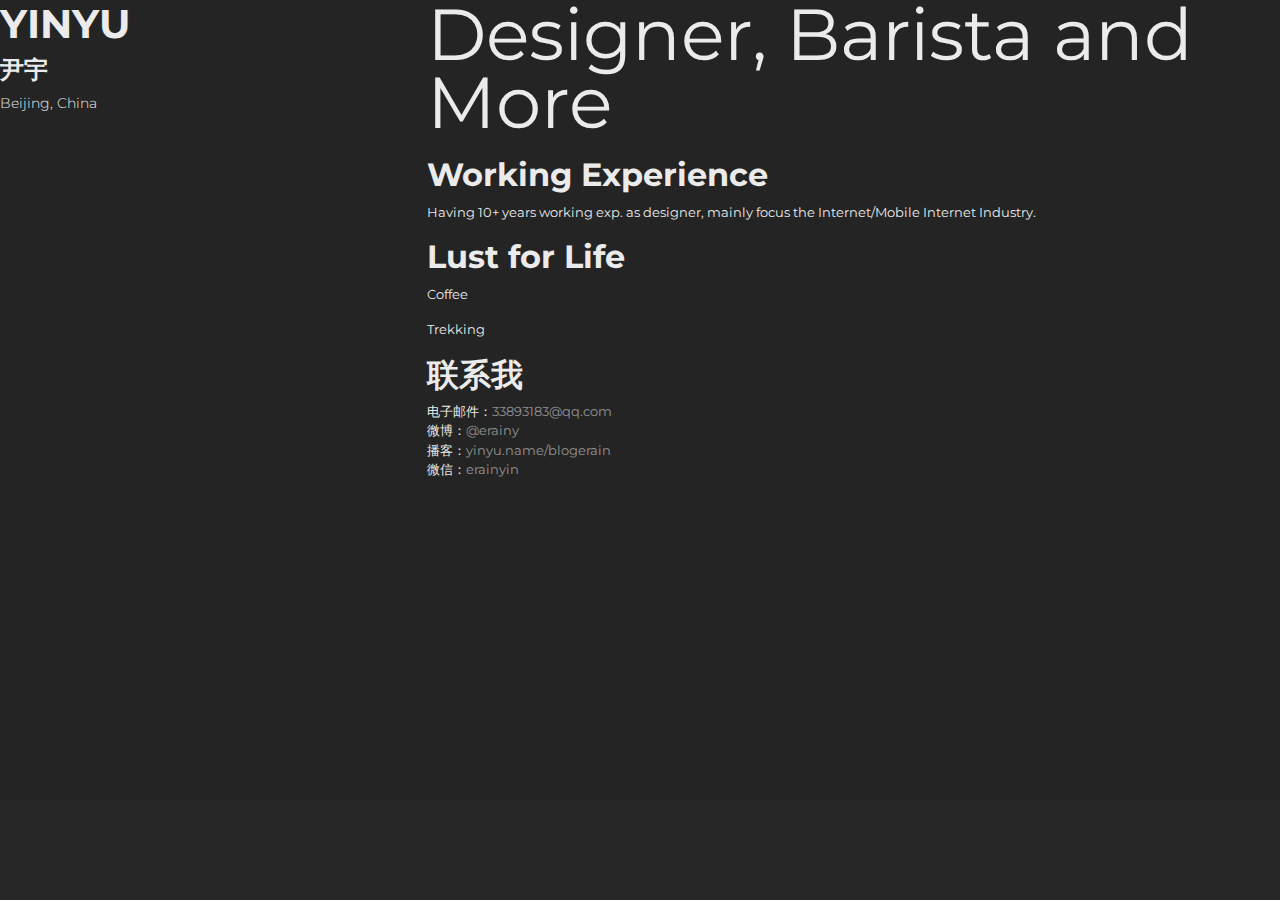
<file: about.html>
<!DOCTYPE html>

<html lang="en">

<head>
  <meta charset="utf-8">
  <meta name="viewport" content="width=device-width, initial-scale=1, shrink-to-fit=no">
  <meta name="description" content="Personal website of yinyu">
  <meta name="author" content="yinyu">
  <!-- <link rel="icon" href="../../../../favicon.ico"> -->

  <title>YINYU - a UX/UI Designer based in Beijing</title>

  <!-- Bootstrap core CSS -->
  <link href="css/bootstrap.min.css" rel="stylesheet">

  <!-- Custom styles for this template -->
  <link href="css/jquery.fancybox.min.css" rel="stylesheet">
  <link href="css/solid.min.css" rel="stylesheet">
  <link href="css/fontawesome.min.css" rel="stylesheet">
  <link href="css/style.css" rel="stylesheet">


</head>

<body>

  <div class="workcontent container-fluid" Style="min-height:800px;">
    <div class="row">
      <div class="col-lg-4 worktitle">
        <h2 class="h2">YINYU 
        </h2>
        <h4 class="h4">尹宇 </h4>
        <h6 class="h6">Beijing, China</h6>

      </div>
      <div class="col-lg-8">
        <div class="title_xxxl">Designer, Barista and More</div>
        <br>
        <h2>Working Experience</h2>
        <p>Having 10+ years working exp. as designer, mainly focus the Internet/Mobile Internet Industry.</p>
        <h2>Lust for Life</h2>
        <p>Coffee</p>
        <p>Trekking</p>
        <h2>联系我</h2>
        <p>电子邮件：<a href="mailto:33893183@qq.com">33893183@qq.com</a><br>
          微博：<a href="https://weibo.com/erainy" target="_blank">@erainy</a><br>
          播客：<a href="http://yinyu.name/blogerain" target="_blank">yinyu.name/blogerain</a><br>
          微信：<a href="javascript:void(0);">erainyin</a></p>

      </div>
    </div>
  </div>

</body>

</html>
</file>
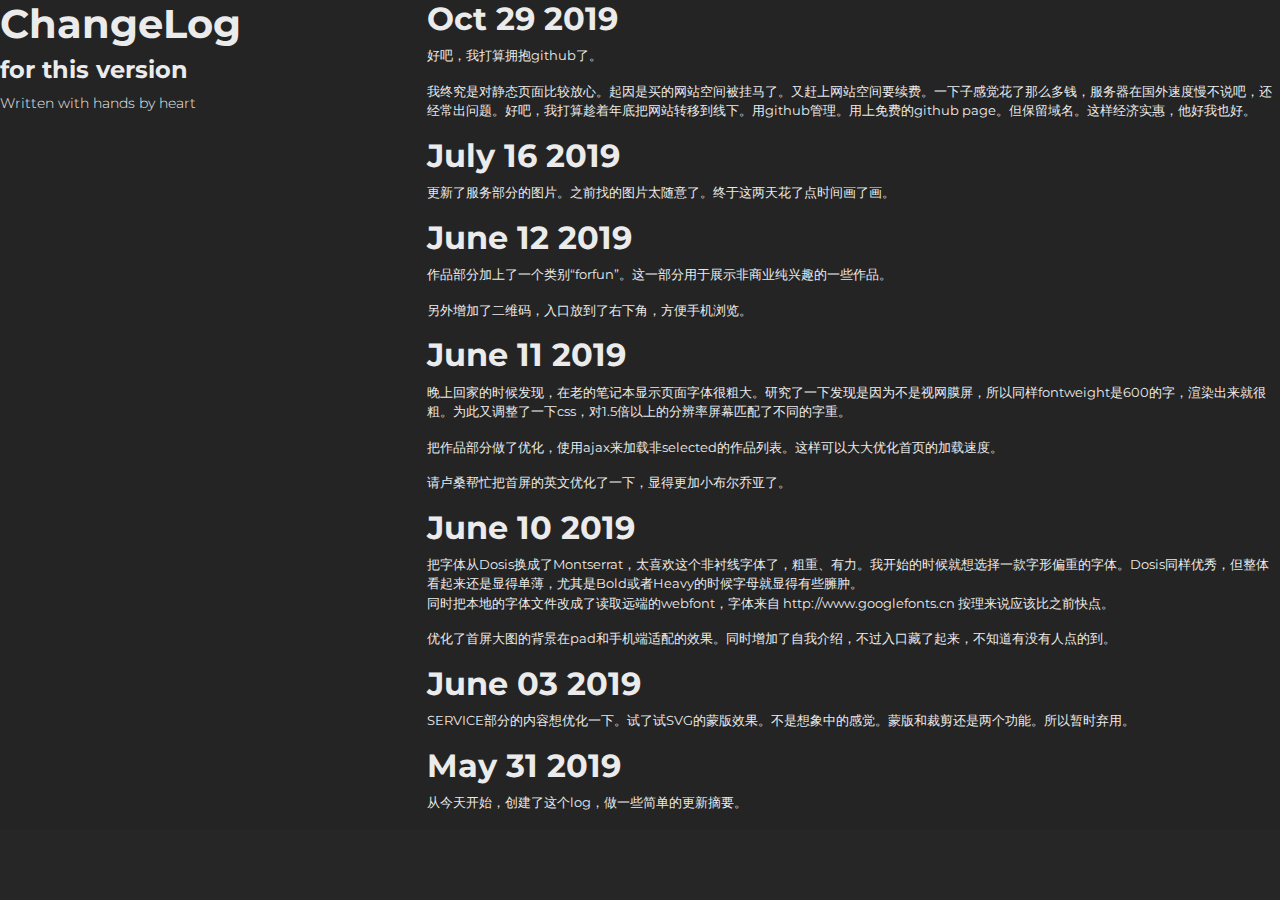
<file: change_log.html>
<!DOCTYPE html>

<html lang="en">

<head>
  <meta charset="utf-8">
  <meta name="viewport" content="width=device-width, initial-scale=1, shrink-to-fit=no">
  <meta name="description" content="Personal website of yinyu">
  <meta name="author" content="yinyu">
  <!-- <link rel="icon" href="../../../../favicon.ico"> -->

  <title>YINYU - a UX/UI Designer based in Beijing</title>

  <!-- Bootstrap core CSS -->
  <link href="css/bootstrap.min.css" rel="stylesheet">

  <!-- Custom styles for this template -->
  <link href="css/jquery.fancybox.min.css" rel="stylesheet">
  <link href="css/solid.min.css" rel="stylesheet">
  <link href="css/fontawesome.min.css" rel="stylesheet">
  <link href="css/style.css" rel="stylesheet">


</head>

<body>

  <div class="workcontent container-fluid" Style="min-height:800px;">
    <div class="row">
      <div class="col-lg-4 worktitle">
        <h2 class="h2">ChangeLog</h2>
        <h4 class="h4">for this version </h4>
        <h6 class="h6">Written with hands by heart</h6>

      </div>
      <div class="col-lg-8">
        <h2>Oct 29 2019</h2>
        <p>好吧，我打算拥抱github了。</p>
        <p>我终究是对静态页面比较放心。起因是买的网站空间被挂马了。又赶上网站空间要续费。一下子感觉花了那么多钱，服务器在国外速度慢不说吧，还经常出问题。好吧，我打算趁着年底把网站转移到线下。用github管理。用上免费的github page。但保留域名。这样经济实惠，他好我也好。</p>

        <h2>July 16 2019</h2>
        <p>更新了服务部分的图片。之前找的图片太随意了。终于这两天花了点时间画了画。</p>
        <h2>June 12 2019</h2>
        <p>作品部分加上了一个类别“forfun”。这一部分用于展示非商业纯兴趣的一些作品。</p>
        <p>另外增加了二维码，入口放到了右下角，方便手机浏览。</p>

        <h2>June 11 2019</h2>
        <p>晚上回家的时候发现，在老的笔记本显示页面字体很粗大。研究了一下发现是因为不是视网膜屏，所以同样fontweight是600的字，渲染出来就很粗。为此又调整了一下css，对1.5倍以上的分辨率屏幕匹配了不同的字重。
        </p>
        <p>把作品部分做了优化，使用ajax来加载非selected的作品列表。这样可以大大优化首页的加载速度。</p>
        <p>请卢桑帮忙把首屏的英文优化了一下，显得更加小布尔乔亚了。</p>

        <h2>June 10 2019</h2>
        <p>
          把字体从Dosis换成了Montserrat，太喜欢这个非衬线字体了，粗重、有力。我开始的时候就想选择一款字形偏重的字体。Dosis同样优秀，但整体看起来还是显得单薄，尤其是Bold或者Heavy的时候字母就显得有些臃肿。<br>
          同时把本地的字体文件改成了读取远端的webfont，字体来自 http://www.googlefonts.cn 按理来说应该比之前快点。
        </p>
        <p>优化了首屏大图的背景在pad和手机端适配的效果。同时增加了自我介绍，不过入口藏了起来，不知道有没有人点的到。</p>
        <p></p>
        <h2>June 03 2019</h2>
        <p>SERVICE部分的内容想优化一下。试了试SVG的蒙版效果。不是想象中的感觉。蒙版和裁剪还是两个功能。所以暂时弃用。</p>
        <h2>May 31 2019</h2>
        <p>从今天开始，创建了这个log，做一些简单的更新摘要。</p>
      </div>
    </div>
  </div>

</body>

</html>
</file>
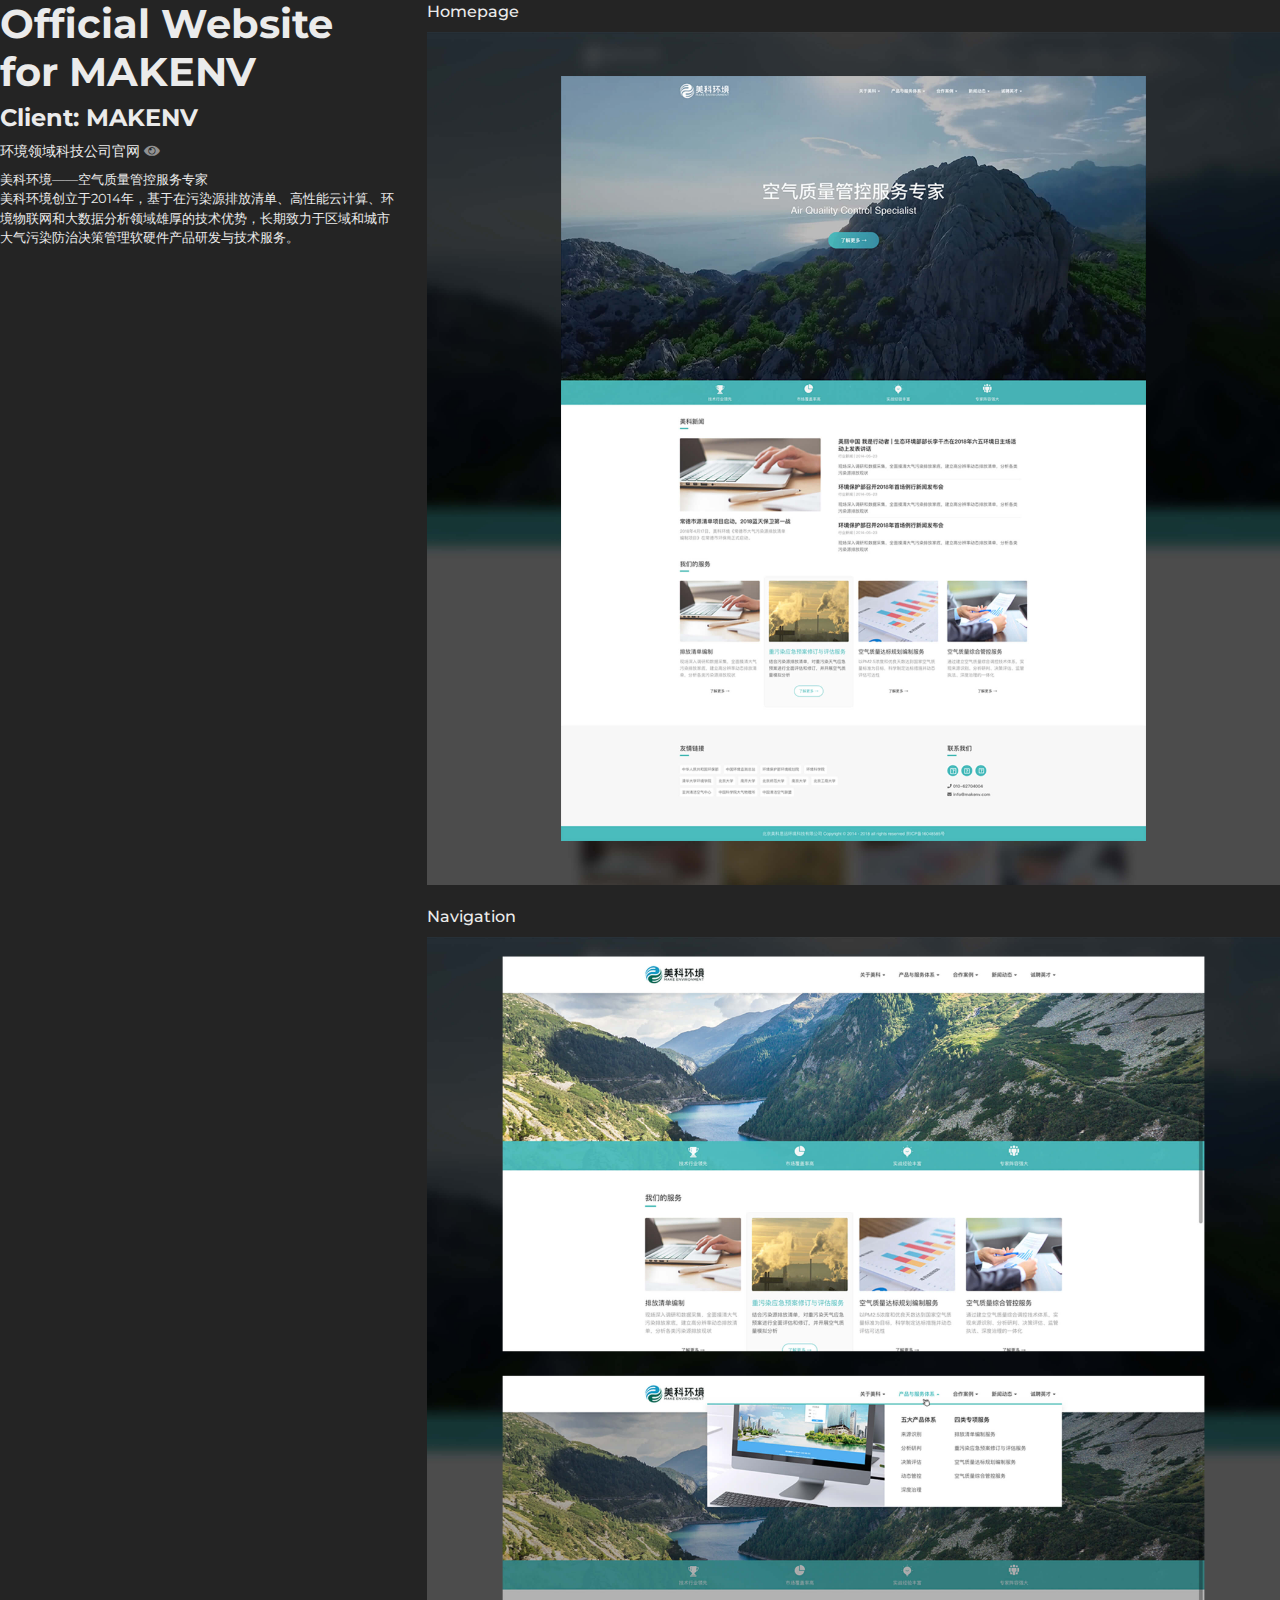
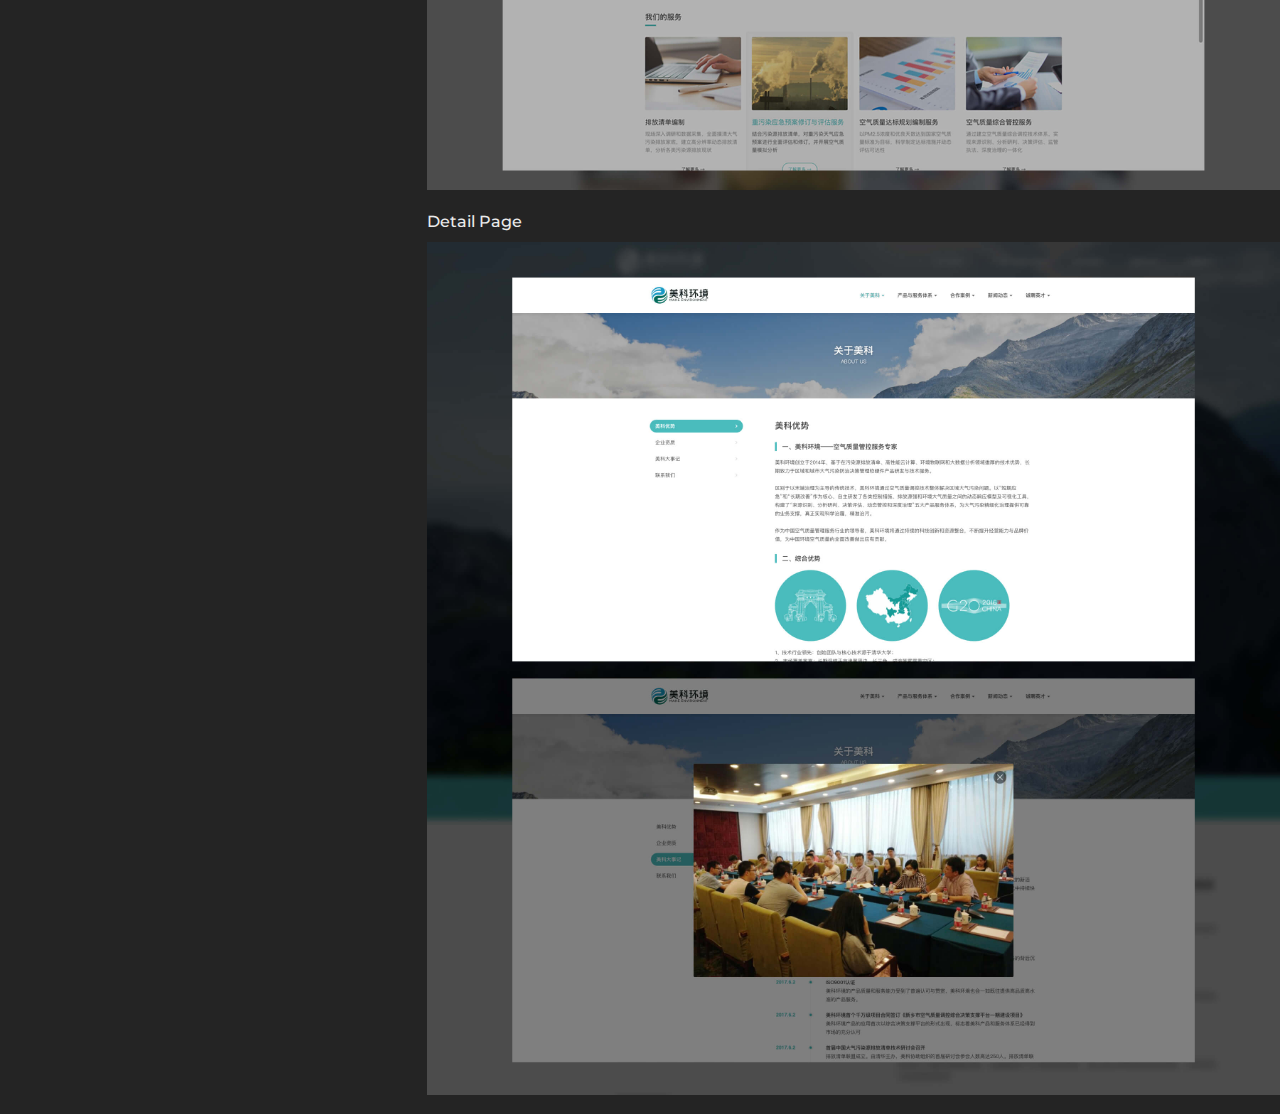
<file: work_201802_makenv_web.html>
<!DOCTYPE html>

<html lang="en">

<head>
  <meta charset="utf-8">
  <meta name="viewport" content="width=device-width, initial-scale=1, shrink-to-fit=no">
  <meta name="description" content="Personal website of yinyu">
  <meta name="author" content="yinyu">
  <!-- <link rel="icon" href="../../../../favicon.ico"> -->

  <title>YINYU - a UX/UI Designer based in Beijing</title>

  <!-- Bootstrap core CSS -->
  <link href="css/bootstrap.min.css" rel="stylesheet">

  <!-- Custom styles for this template -->
  <link href="css/jquery.fancybox.min.css" rel="stylesheet">
  <link href="css/solid.min.css" rel="stylesheet">
  <link href="css/fontawesome.min.css" rel="stylesheet">
  <link href="css/style.css" rel="stylesheet">


</head>
<body>

  <div class="workcontent container-fluid">
    <div class="row">
      <div class="col-lg-4 worktitle">
        <h2 class="h2">Official Website for MAKENV</h2>
        <h4 class="h4">Client: MAKENV</h4>
        <h6 class="h6">环境领域科技公司官网 <a href="http://www.makenv.com" target="_blank"><span class="fa fa-eye" ></span></a></h6>
        <p>美科环境——空气质量管控服务专家<br>
          美科环境创立于2014年，基于在污染源排放清单、高性能云计算、环境物联网和大数据分析领域雄厚的技术优势，长期致力于区域和城市大气污染防治决策管理软硬件产品研发与技术服务。</p>

      </div>
      <div class="col-lg-8">
        <h6 class="col-12">Homepage</h6>
        <img src="image/p/201802_makenv_web/01.jpg"  class="col-12" /><br><br>
        <h6 class="col-12">Navigation</h6>
        <img src="image/p/201802_makenv_web/02.jpg"  class="col-12" /><br><br>
        <h6 class="col-12">Detail Page</h6>
        <img src="image/p/201802_makenv_web/03.jpg"  class="col-12" /><br><br>
      </div>
    </div>
  </div>

</body>
</html>
</file>
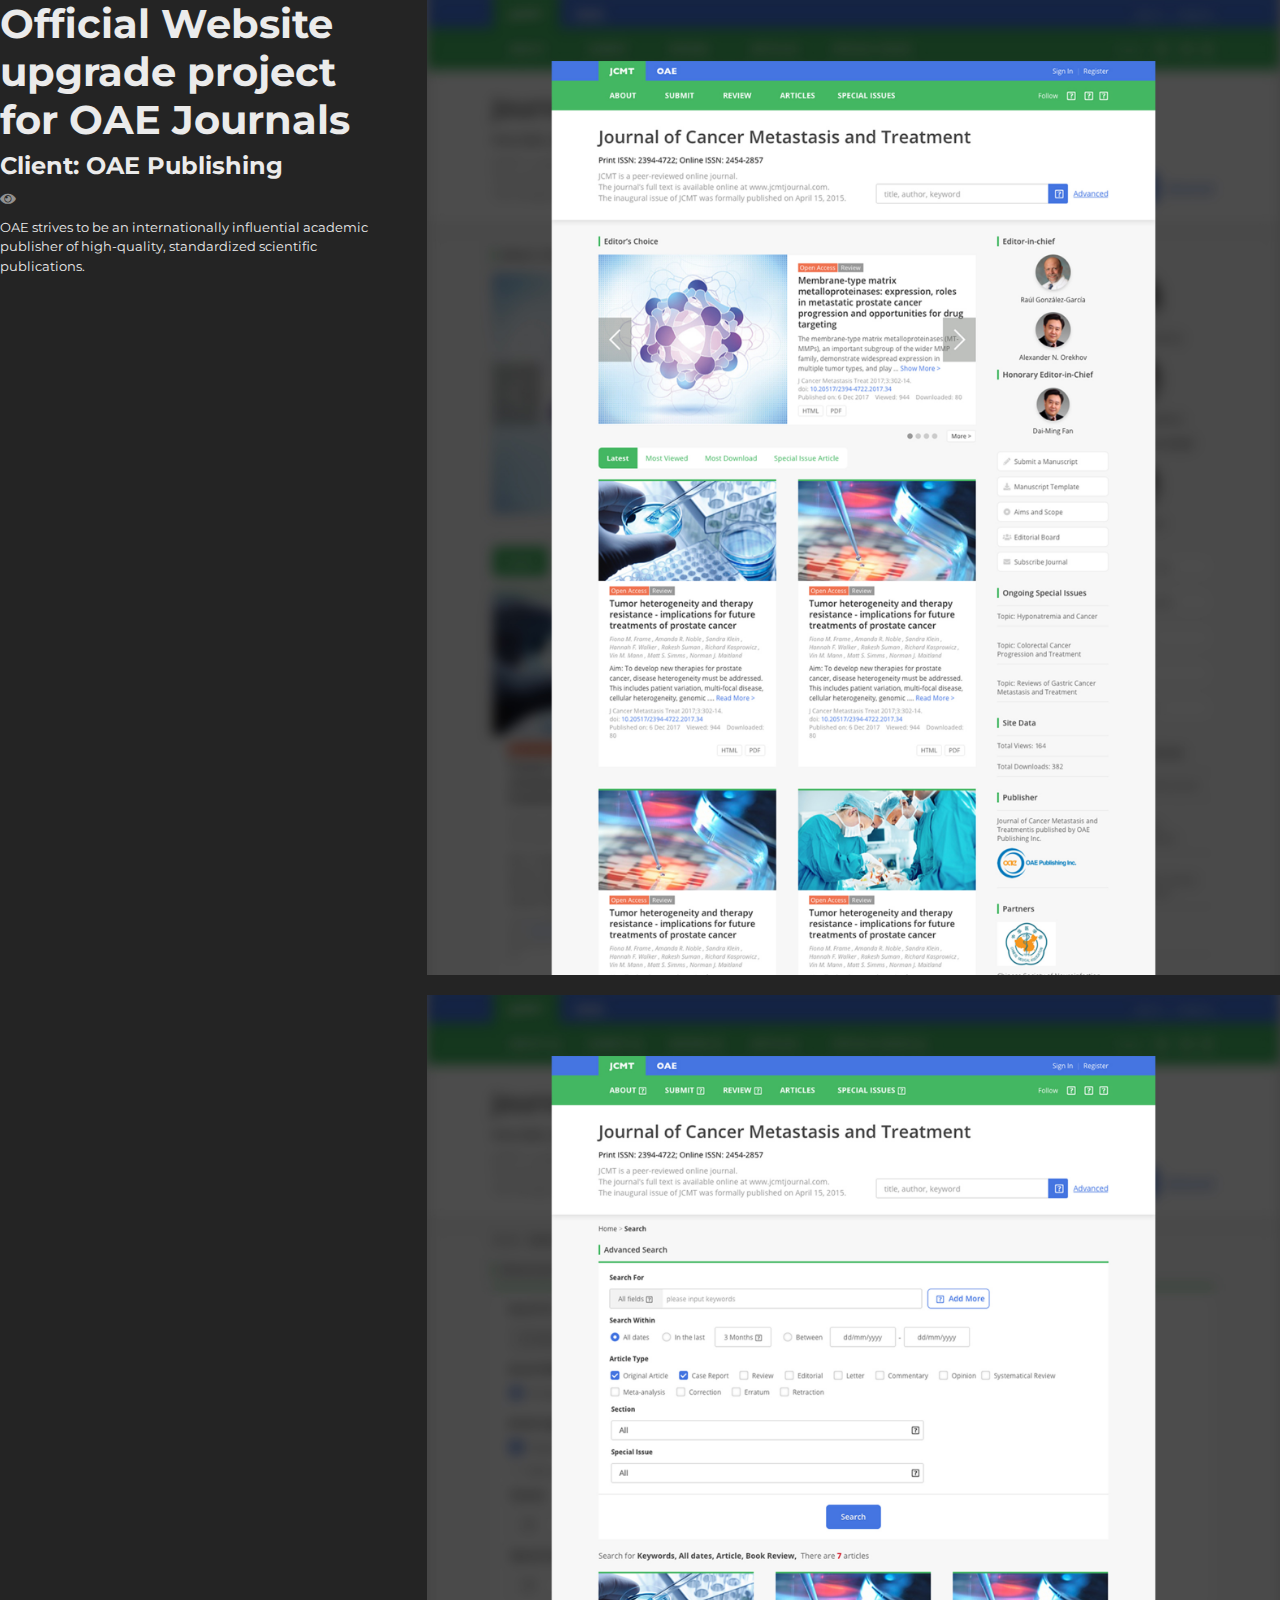
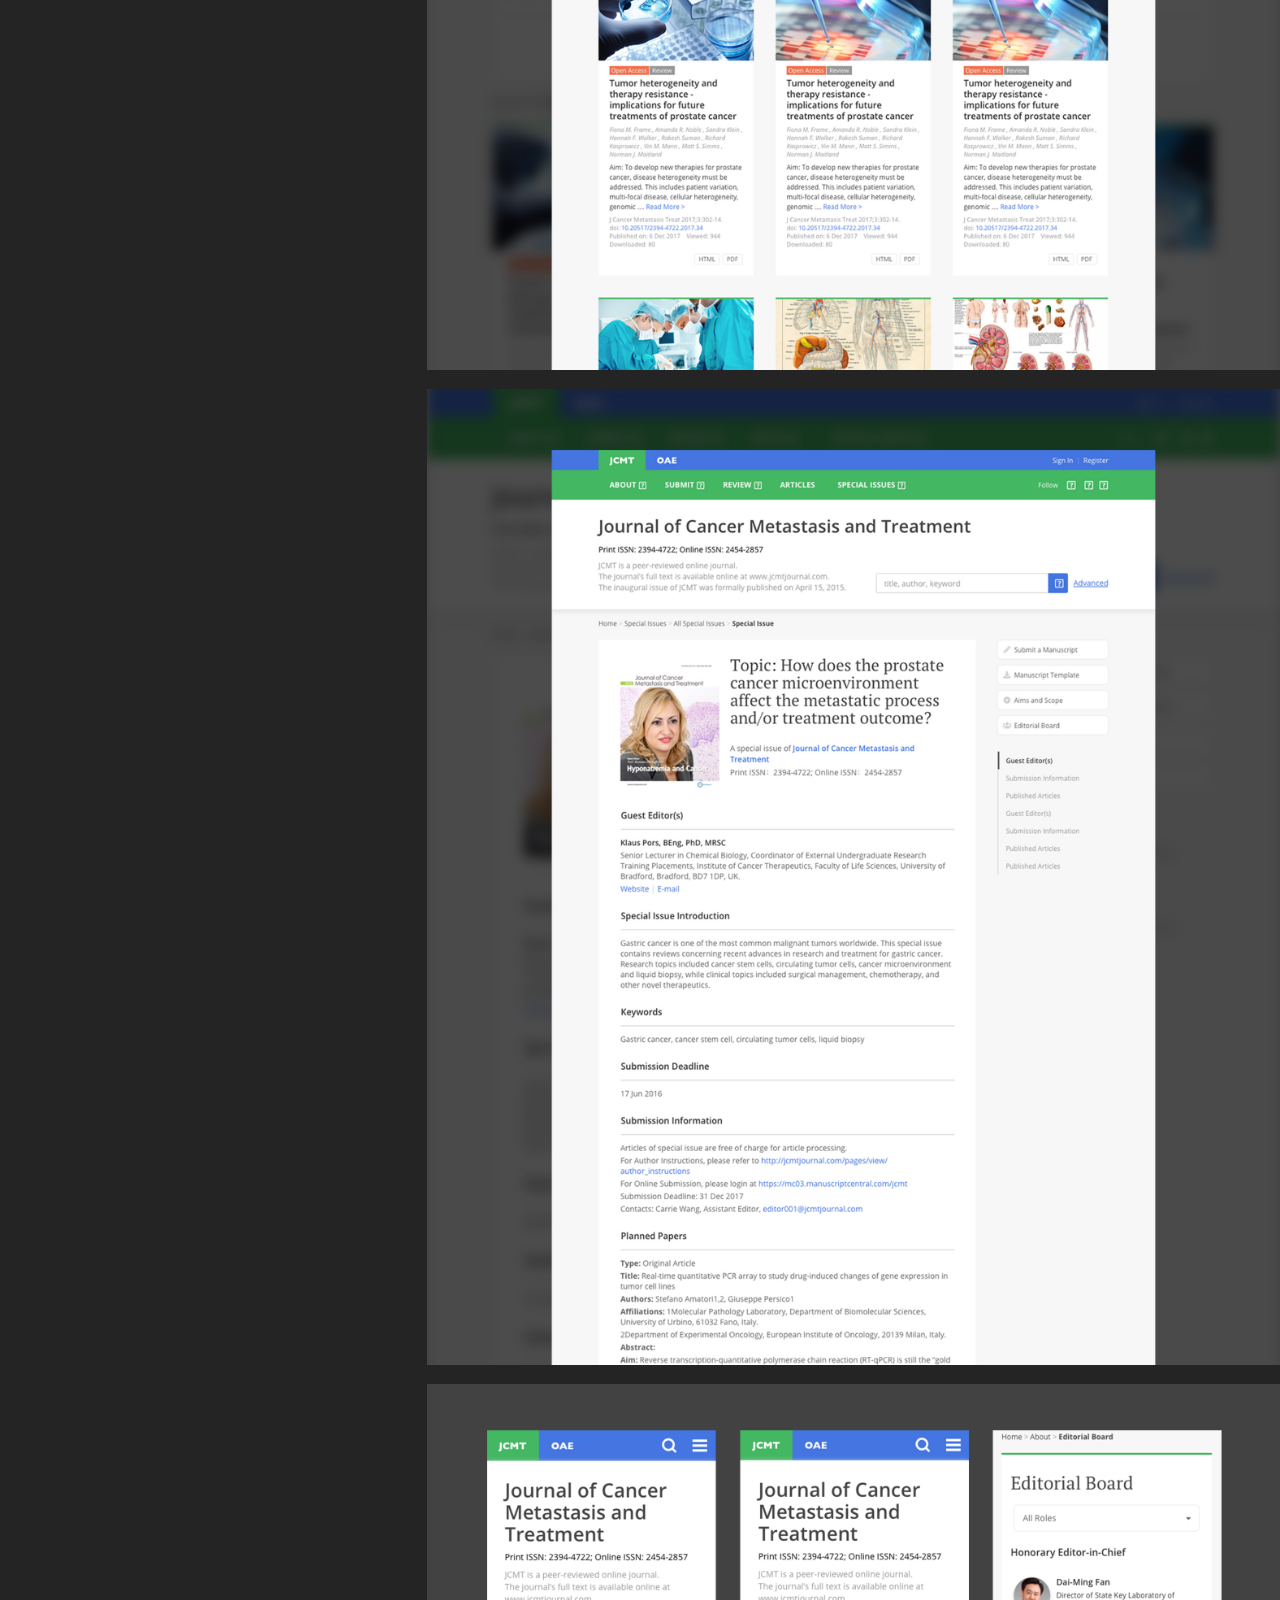
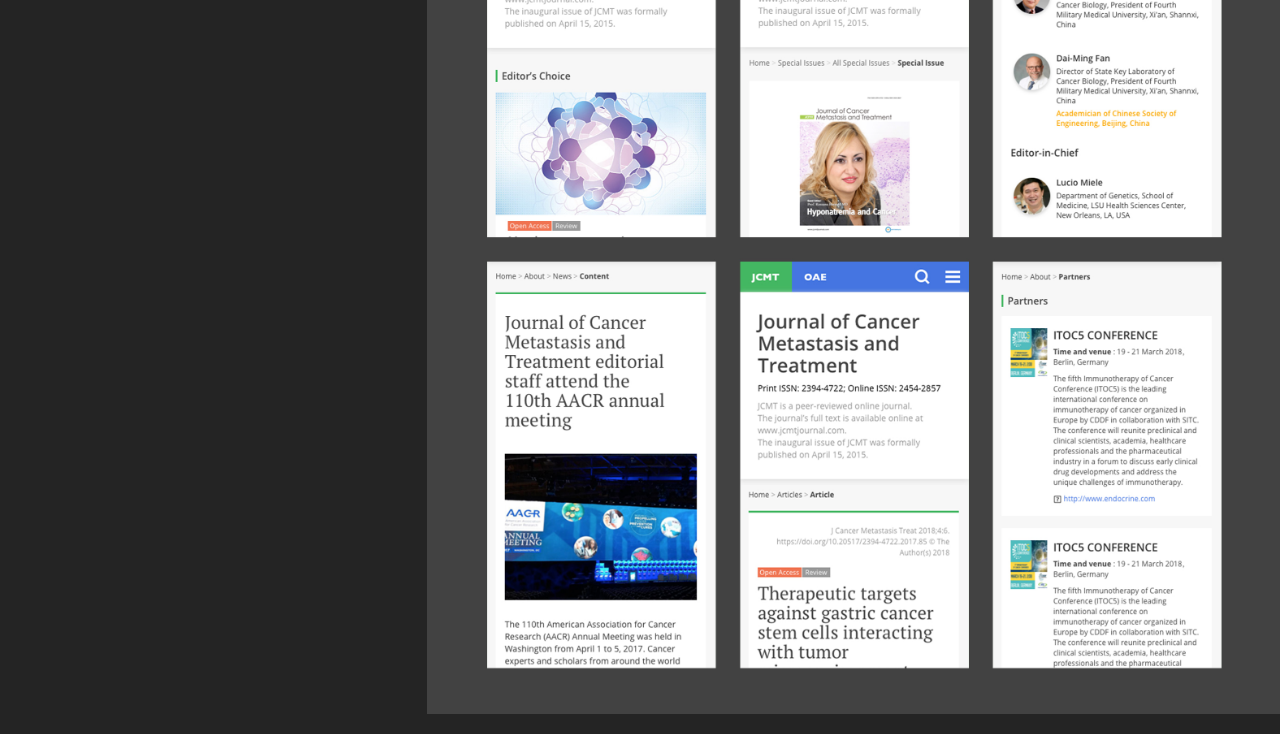
<file: work_201805_oae_web.html>
<!DOCTYPE html>

<html lang="en">

<head>
  <meta charset="utf-8">
  <meta name="viewport" content="width=device-width, initial-scale=1, shrink-to-fit=no">
  <meta name="description" content="Personal website of yinyu">
  <meta name="author" content="yinyu">
  <!-- <link rel="icon" href="../../../../favicon.ico"> -->

  <title>YINYU - a UX/UI Designer based in Beijing</title>

  <!-- Bootstrap core CSS -->
  <link href="css/bootstrap.min.css" rel="stylesheet">

  <!-- Custom styles for this template -->
  <link href="css/jquery.fancybox.min.css" rel="stylesheet">
  <link href="css/solid.min.css" rel="stylesheet">
  <link href="css/fontawesome.min.css" rel="stylesheet">
  <link href="css/style.css" rel="stylesheet">


</head>
<body>

  <div class="workcontent container-fluid">
        <div class="row">
      <div class="col-lg-4 worktitle">
        <h2 class="h2">Official Website upgrade project for OAE Journals</h2>
        <h4 class="h4">Client: OAE Publishing</h4>
        <h6 class="h6"><a href="https://jcmtjournal.com/" target="_blank"><span class="fa fa-eye" ></span></a></h6>
        <p>OAE strives to be an internationally influential academic publisher of high-quality, standardized scientific publications.</p>
      </div>
      <div class="col-lg-8">
        <img src="image/p/201805_oae_web/01.jpg"  class="col-12" /><br><br>
        <img src="image/p/201805_oae_web/02.jpg"  class="col-12" /><br><br>
        <img src="image/p/201805_oae_web/03.jpg"  class="col-12" /><br><br>
        <img src="image/p/201805_oae_web/04.jpg"  class="col-12" /><br><br>
      </div>
    </div>
  </div>

</body>
</html>
</file>
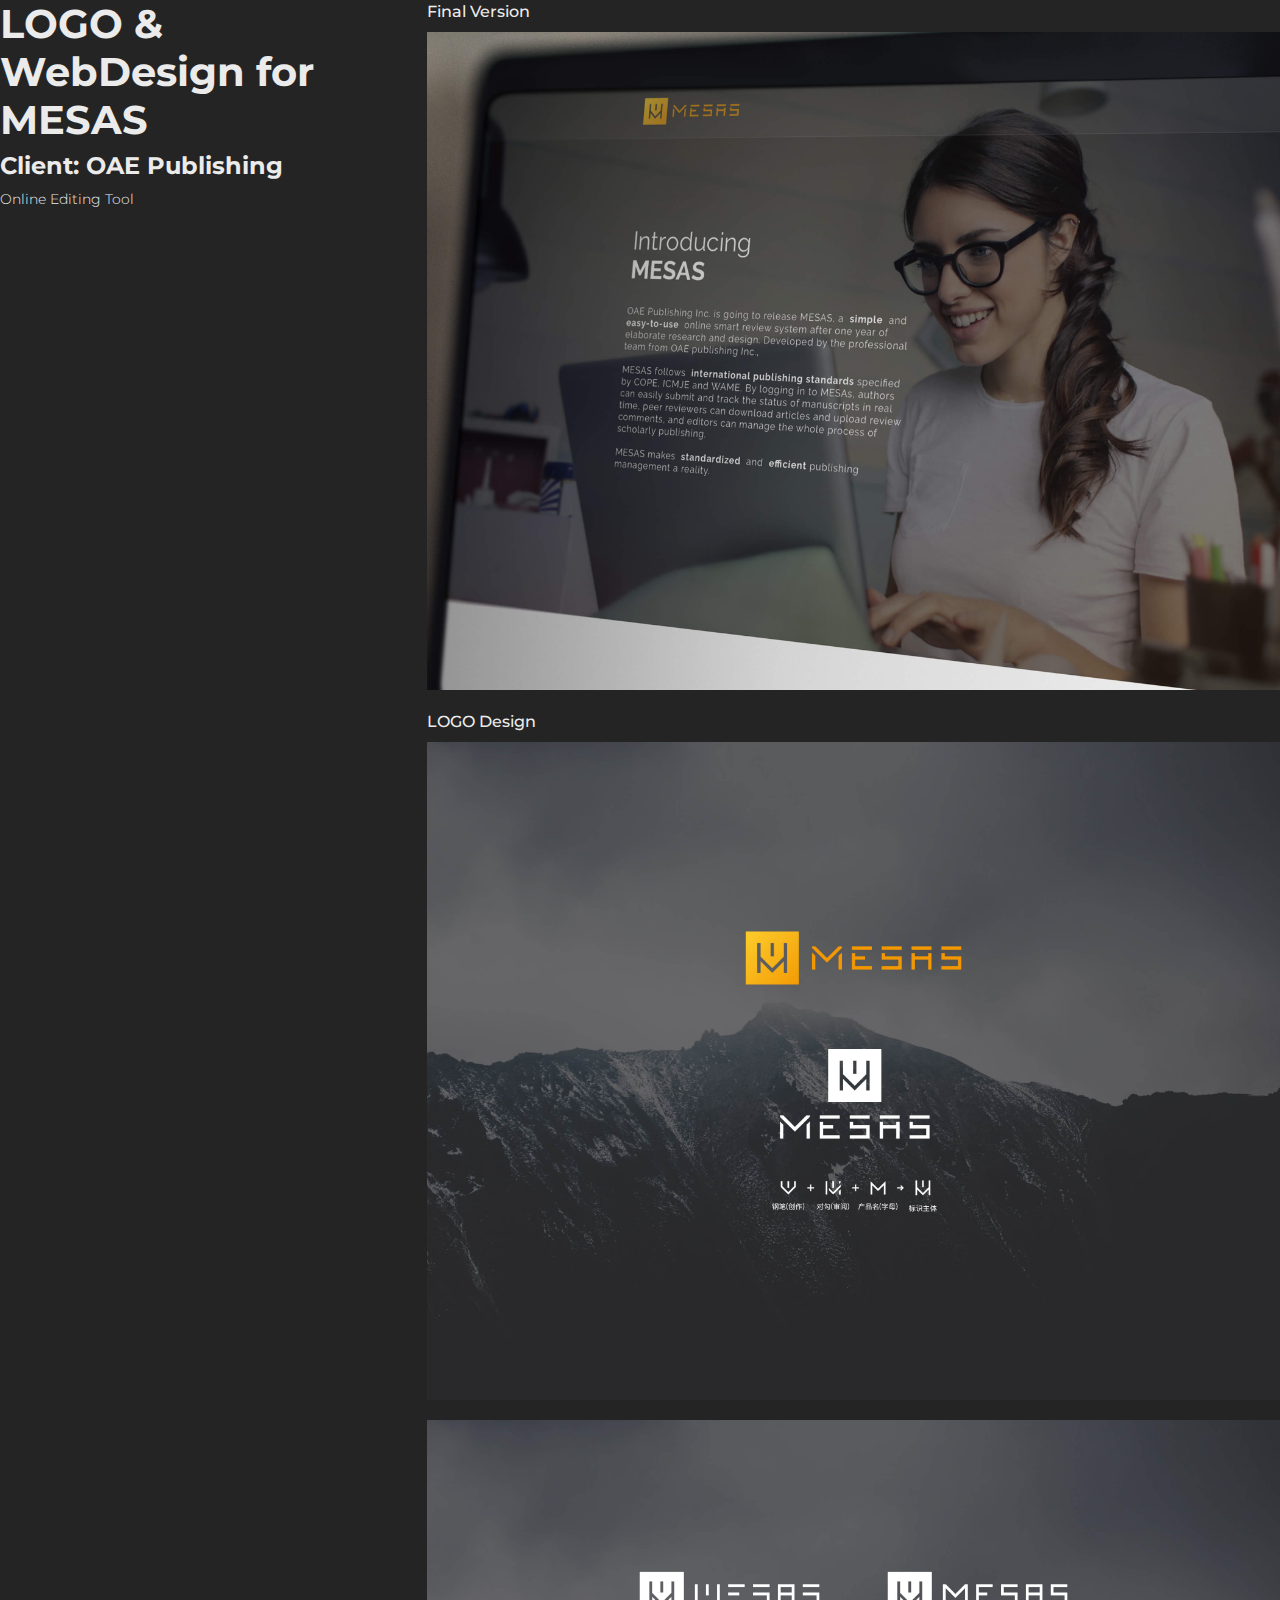
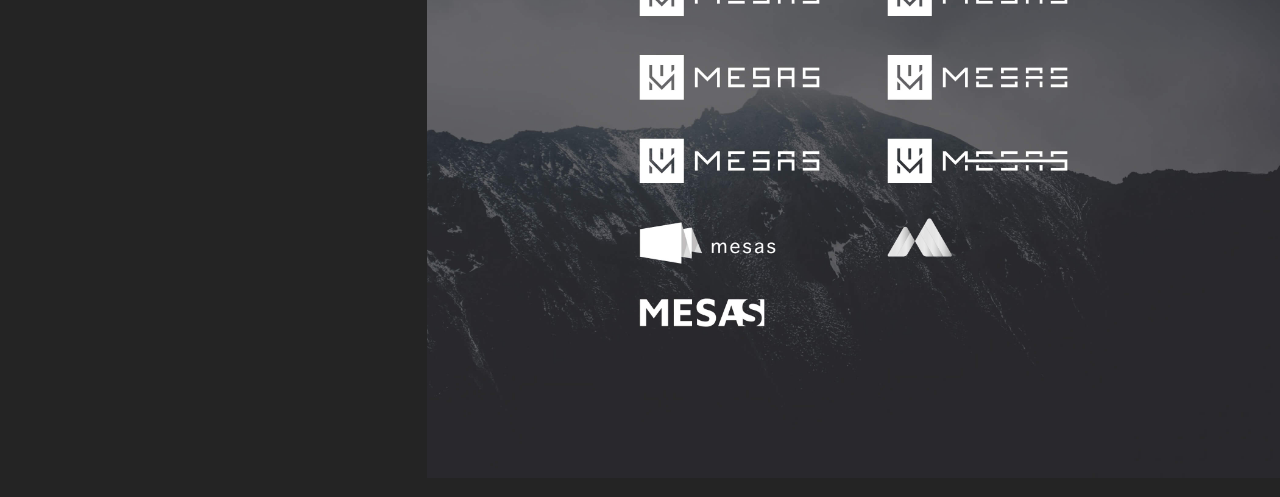
<file: work_201810_mesas_logo.html>
<!DOCTYPE html>

<html lang="en">

<head>
  <meta charset="utf-8">
  <meta name="viewport" content="width=device-width, initial-scale=1, shrink-to-fit=no">
  <meta name="description" content="Personal website of yinyu">
  <meta name="author" content="yinyu">
  <!-- <link rel="icon" href="../../../../favicon.ico"> -->

  <title>YINYU - a UX/UI Designer based in Beijing</title>

  <!-- Bootstrap core CSS -->
  <link href="css/bootstrap.min.css" rel="stylesheet">

  <!-- Custom styles for this template -->
  <link href="css/jquery.fancybox.min.css" rel="stylesheet">
  <link href="css/solid.min.css" rel="stylesheet">
  <link href="css/fontawesome.min.css" rel="stylesheet">
  <link href="css/style.css" rel="stylesheet">


</head>
<body>
 <!-- 作品内容 start -->
 <div class="workcontent container-fluid">
    <div class="row">
      <div class="col-lg-4 worktitle">
        <h2 class="h2">LOGO & WebDesign for MESAS</h2>
        <h4 class="h4">Client: OAE Publishing</h4>
        <h6 class="h6">Online Editing Tool</h6>
      </div>
      <div class="col-lg-8">
        <h6 class="col-12">Final Version</h6>
        <img src="image/p/201810_mesas_logo/f1.jpg"  class="col-12" /><br><br>
        <h6 class="col-12">LOGO Design</h6>
        <img src="image/p/201810_mesas_logo/f2.jpg"  class="col-12" /><br><br>
        <img src="image/p/201810_mesas_logo/f3.jpg"  class="col-12" /><br><br>
      </div>
    </div>
  </div>
 <!-- 作品内容 end -->
</body>
</html>
</file>
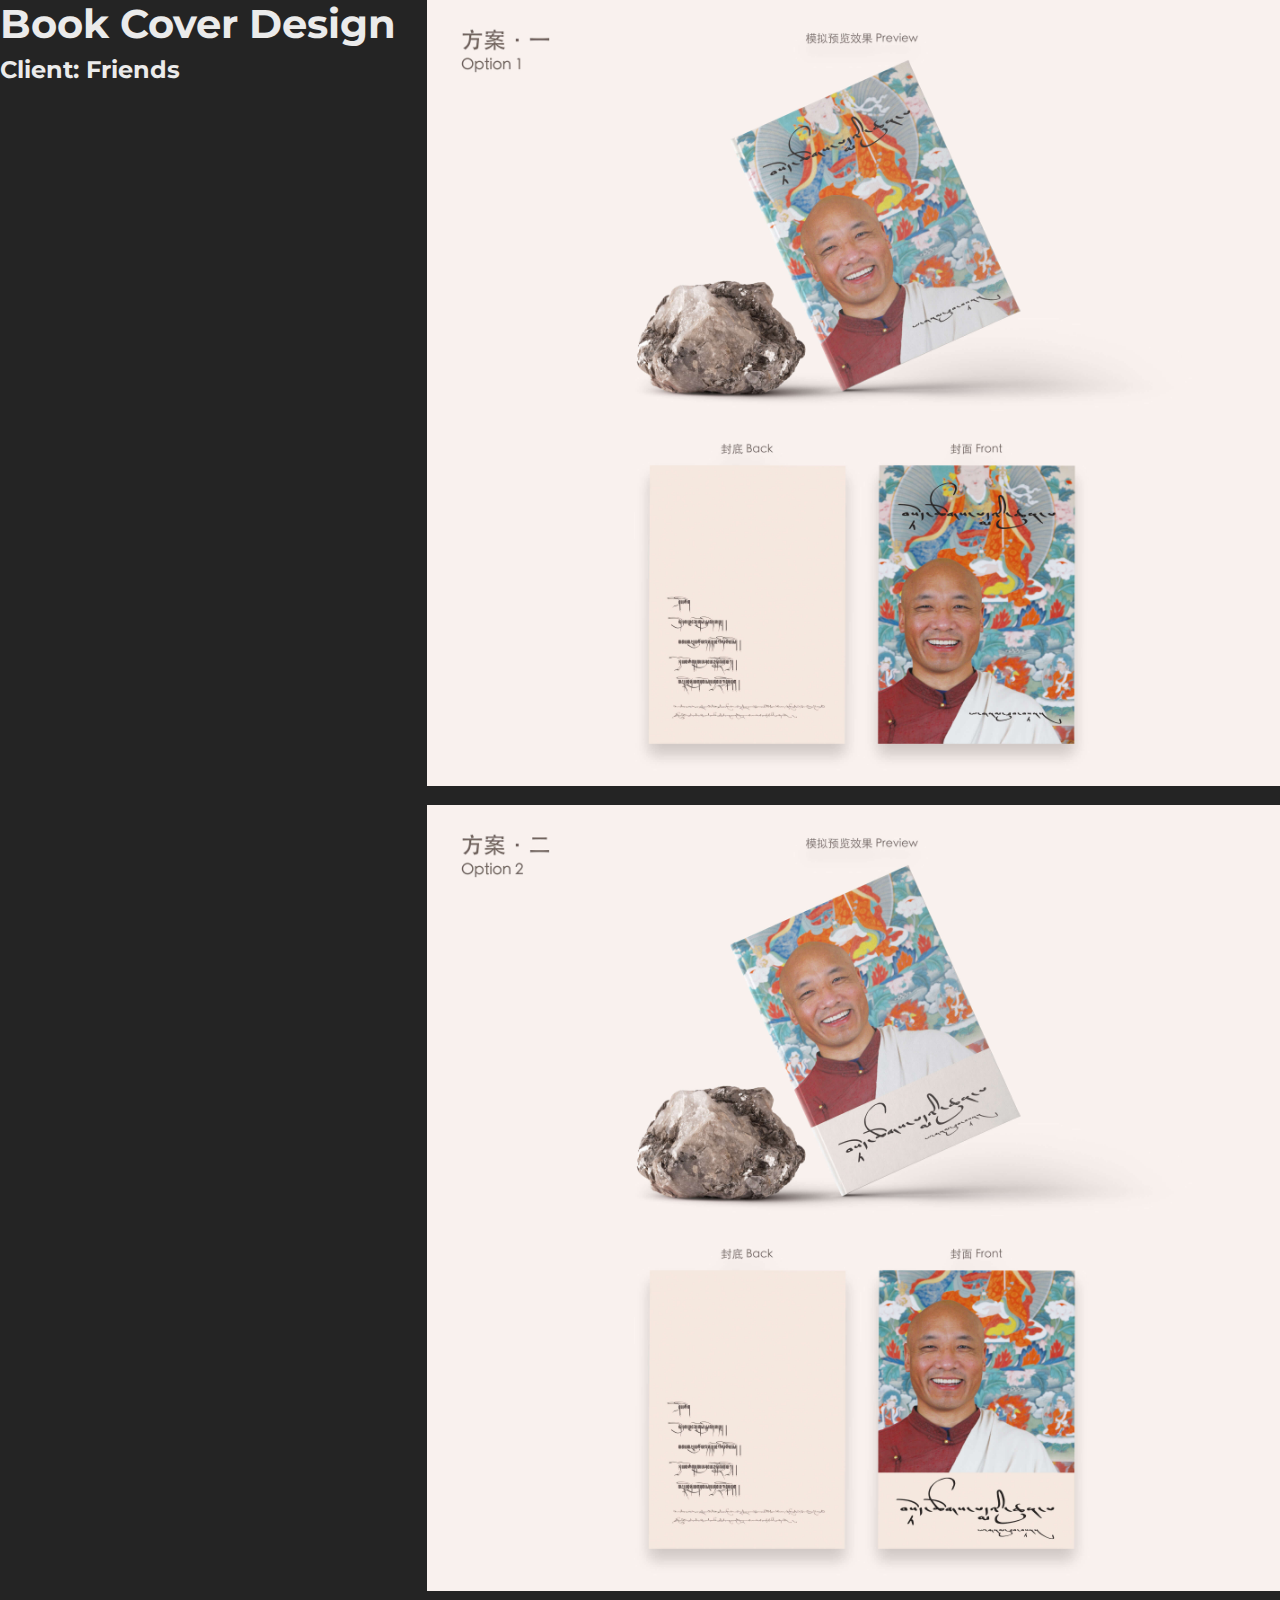
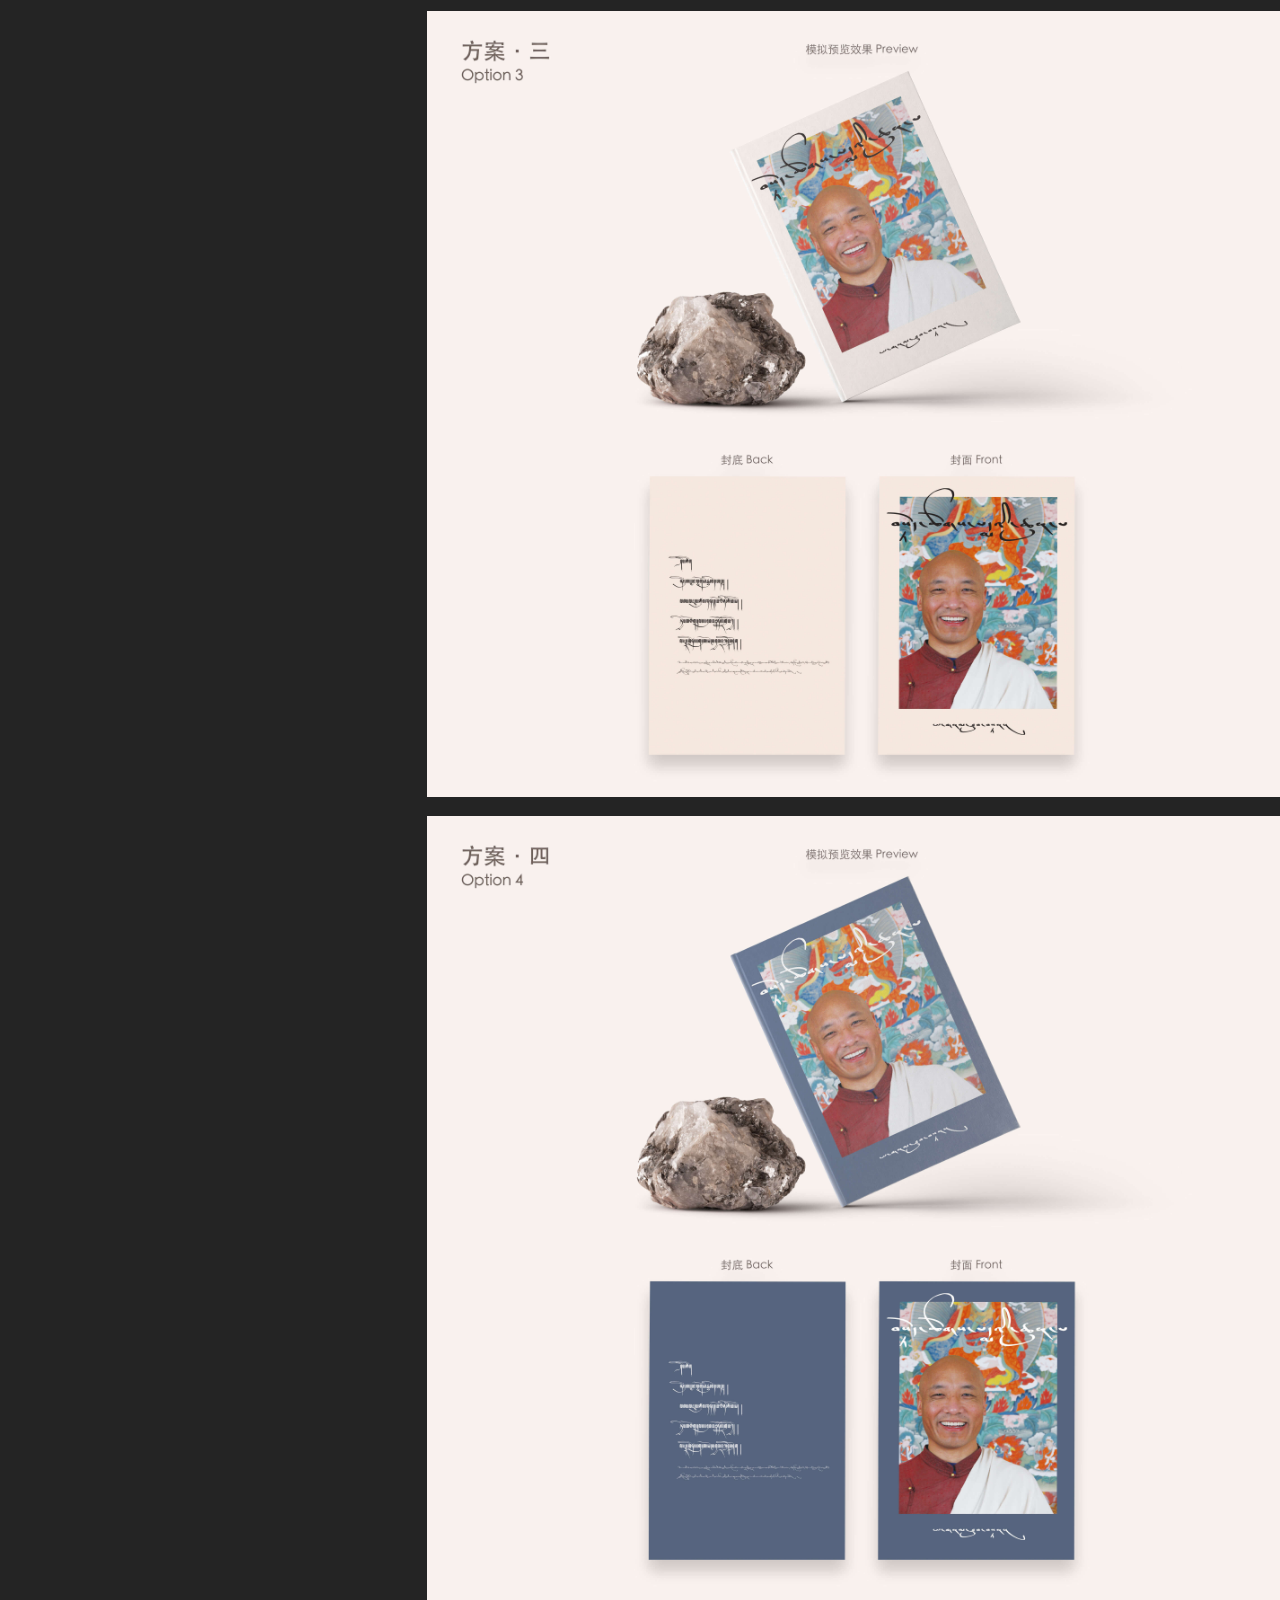
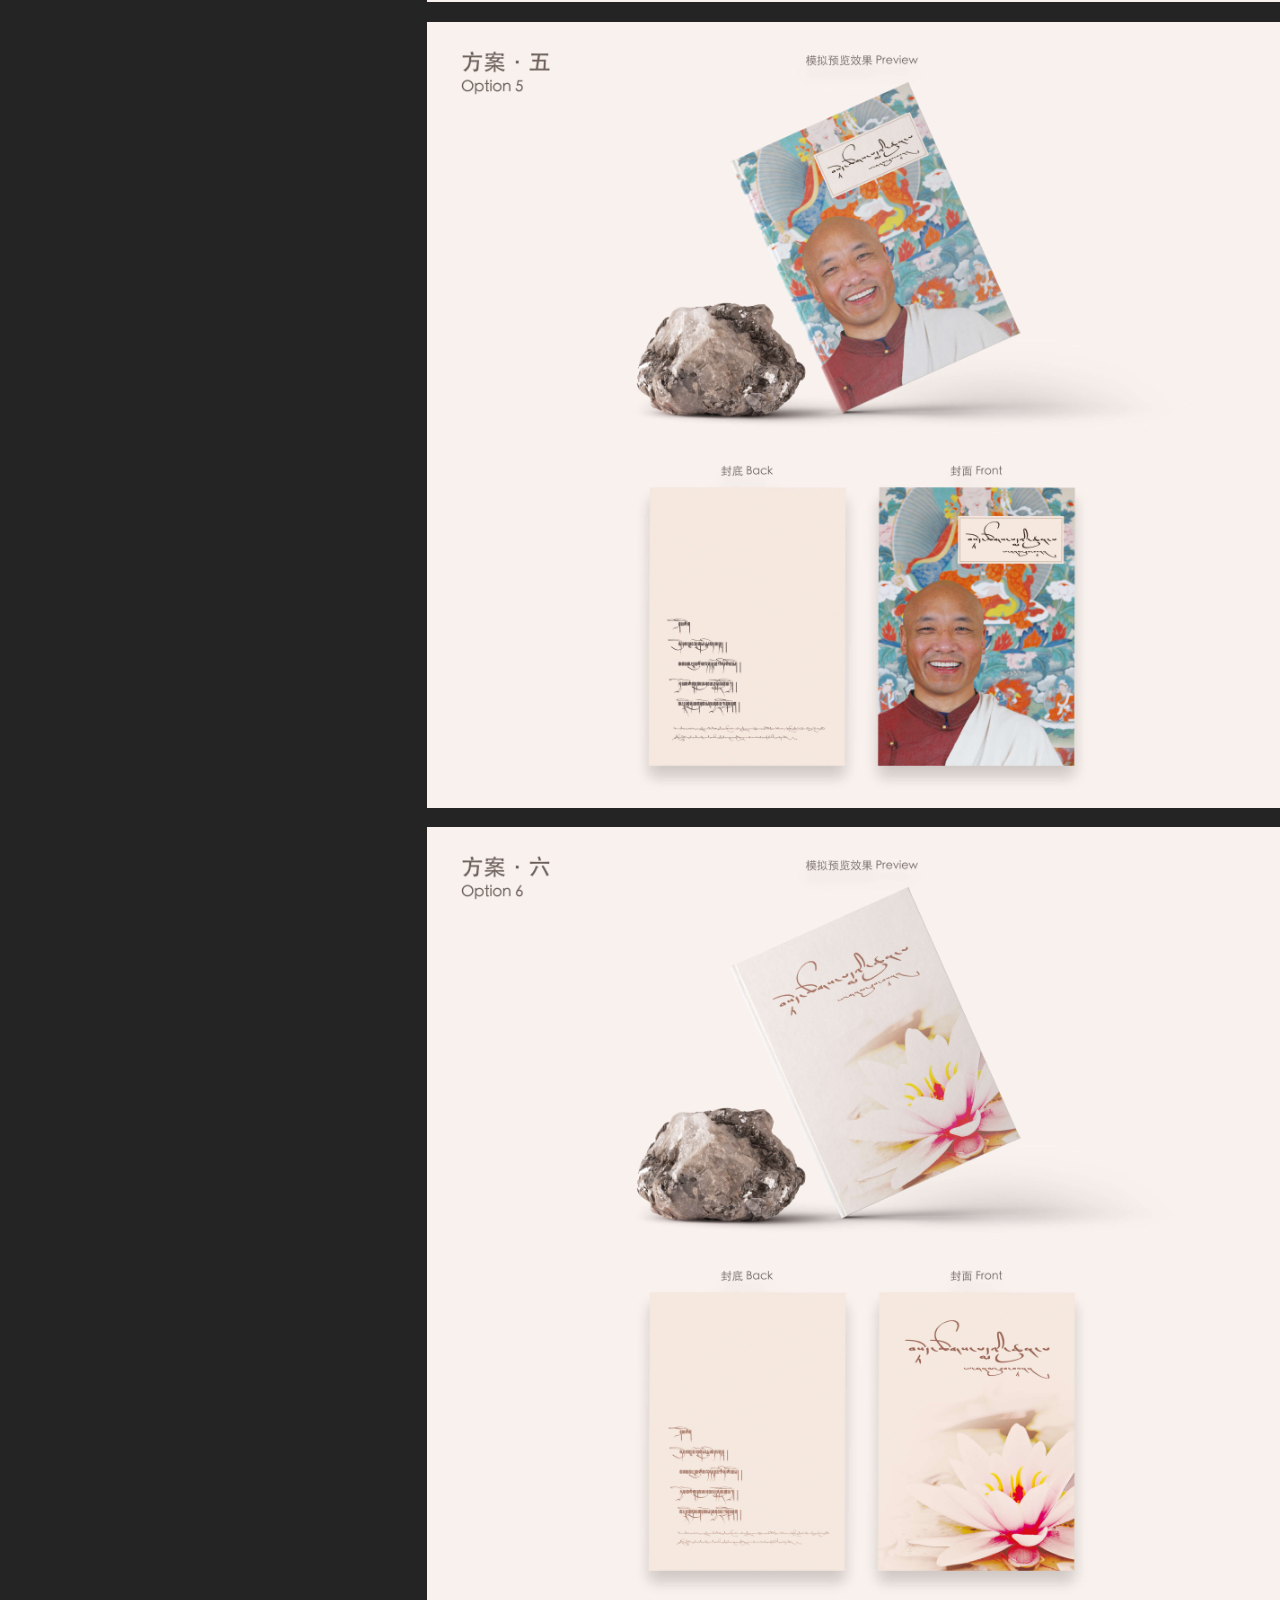
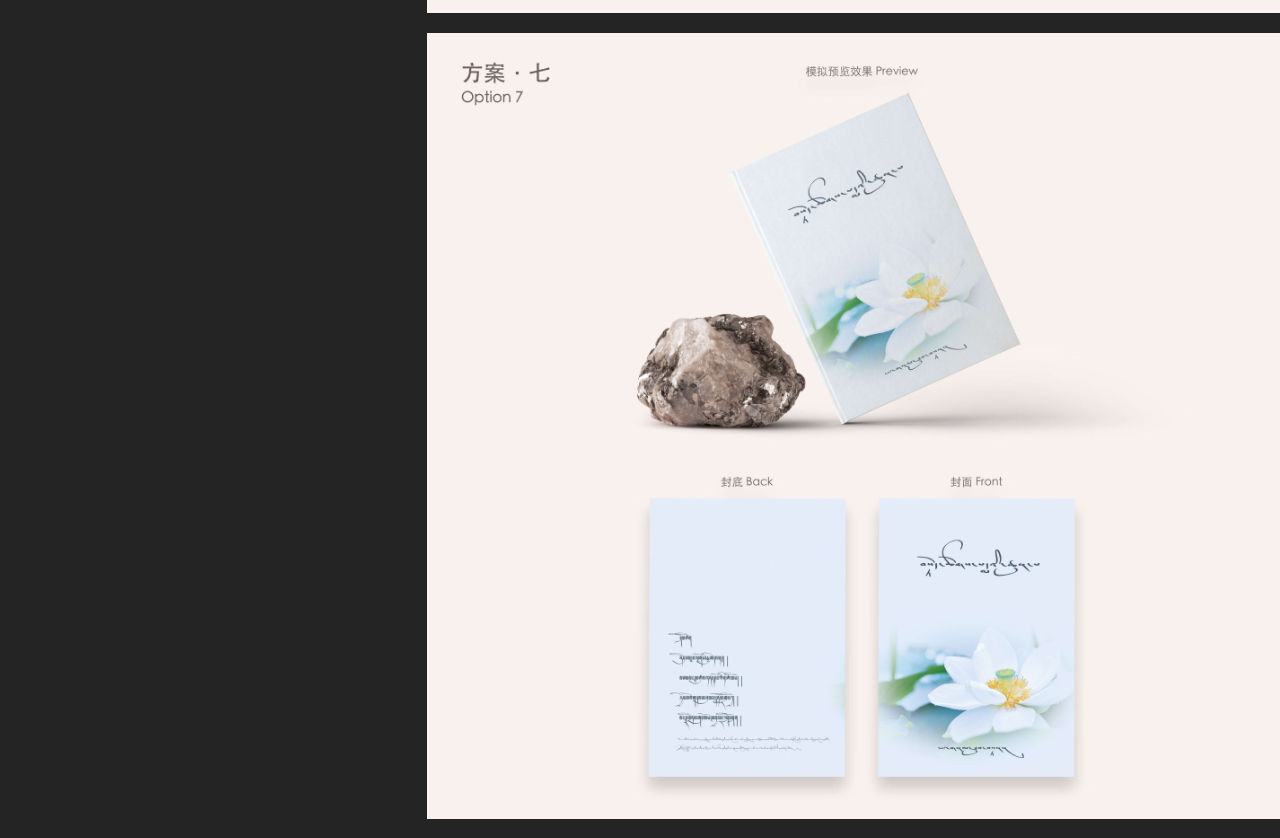
<file: work_201812_cover.html>
<!DOCTYPE html>

<html lang="en">

<head>
  <meta charset="utf-8">
  <meta name="viewport" content="width=device-width, initial-scale=1, shrink-to-fit=no">
  <meta name="description" content="Personal website of yinyu">
  <meta name="author" content="yinyu">
  <!-- <link rel="icon" href="../../../../favicon.ico"> -->

  <title>YINYU - a UX/UI Designer based in Beijing</title>

  <!-- Bootstrap core CSS -->
  <link href="css/bootstrap.min.css" rel="stylesheet">

  <!-- Custom styles for this template -->
  <link href="css/jquery.fancybox.min.css" rel="stylesheet">
  <link href="css/solid.min.css" rel="stylesheet">
  <link href="css/fontawesome.min.css" rel="stylesheet">
  <link href="css/style.css" rel="stylesheet">


</head>
<body>
 <!-- 作品内容 start -->
 <div class="workcontent container-fluid">
    

    <div class="row">
      <div class="col-lg-4 worktitle">
        <h2 class="h2">Book Cover Design</h2>
        <h4 class="h4">Client: Friends</h4>
        <h6 class="h6"></h6>
        <p></p>

      </div>

      <div class="col-lg-8">
        <img src="image/p/201812_cover/option1.jpg"  class="col-12" /><br><br>
        <img src="image/p/201812_cover/option2.jpg"  class="col-12" /><br><br>
        <img src="image/p/201812_cover/option3.jpg"  class="col-12" /><br><br>
        <img src="image/p/201812_cover/option4.jpg"  class="col-12" /><br><br>
        <img src="image/p/201812_cover/option5.jpg"  class="col-12" /><br><br>
        <img src="image/p/201812_cover/option6.jpg"  class="col-12" /><br><br>
        <img src="image/p/201812_cover/option7.jpg"  class="col-12" /><br><br>

      </div>

    </div>


  </div>
 <!-- 作品内容 end -->
</body>
</html>
</file>
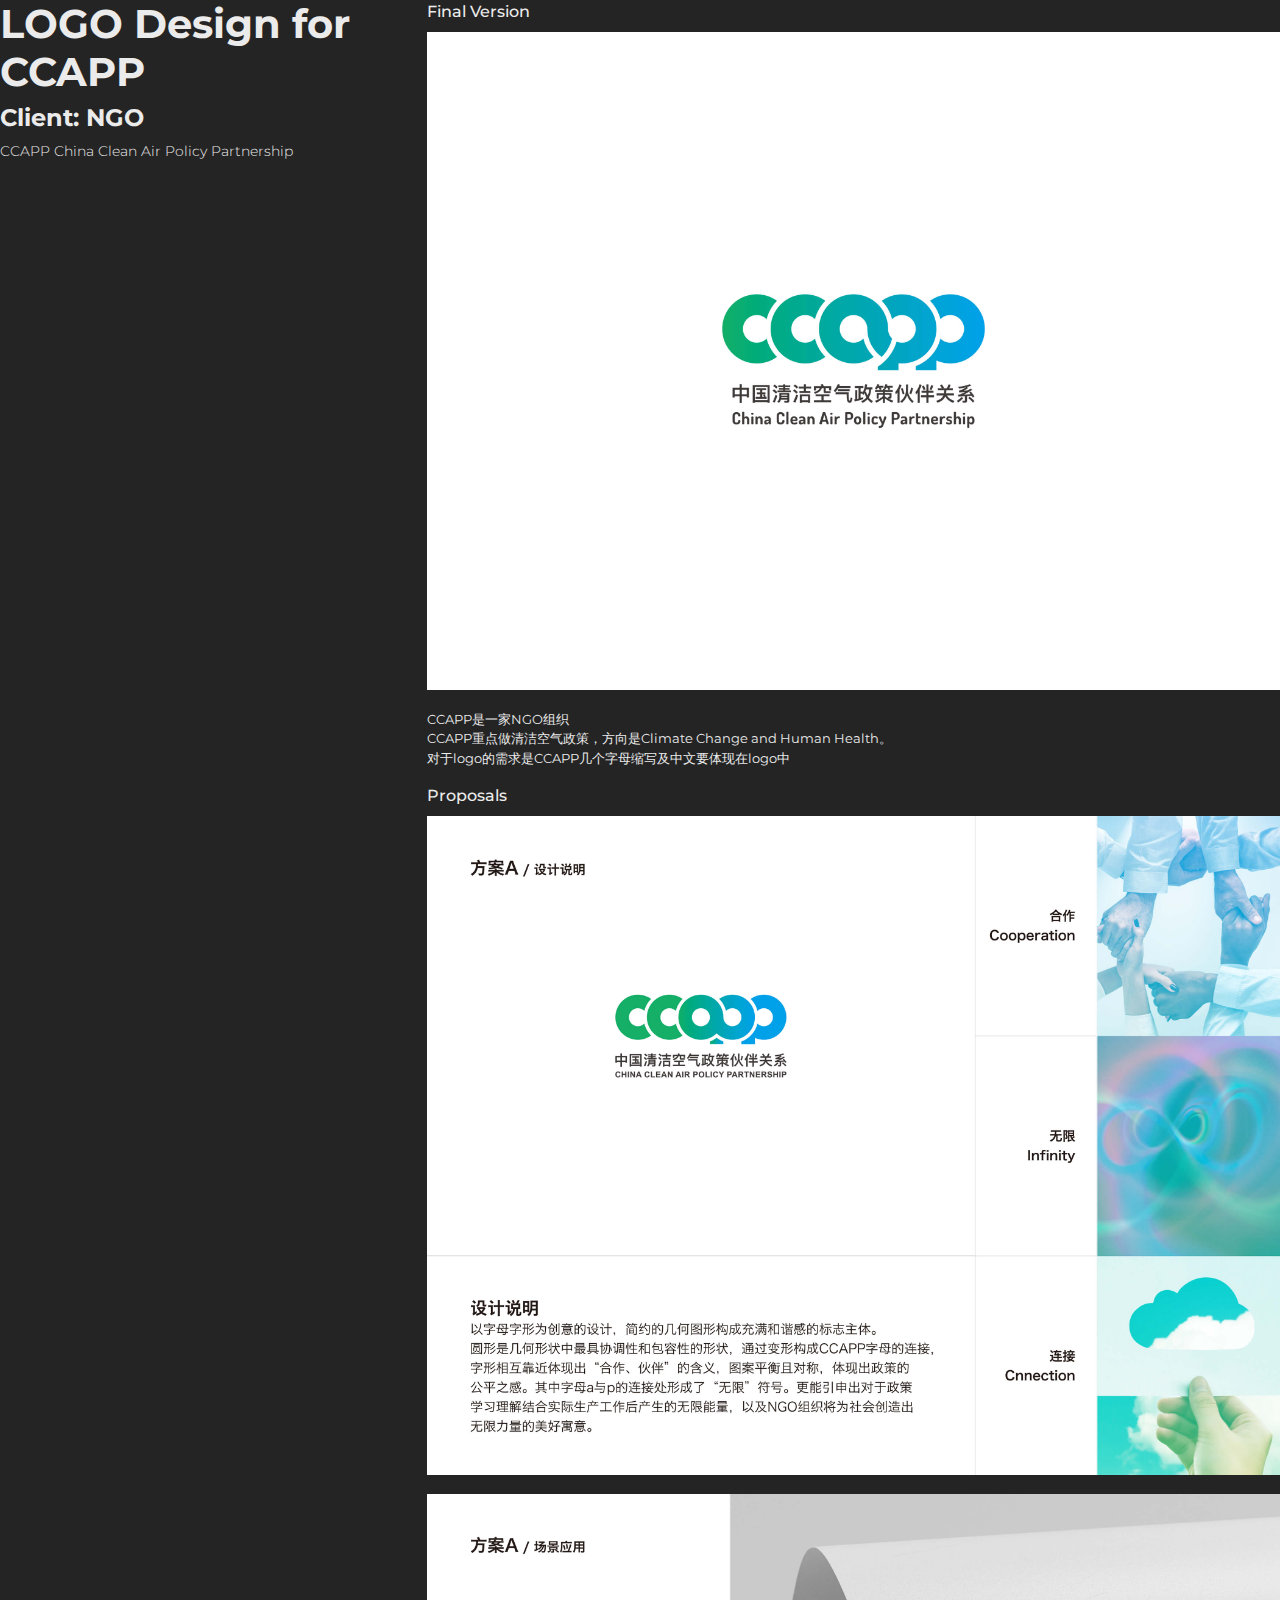
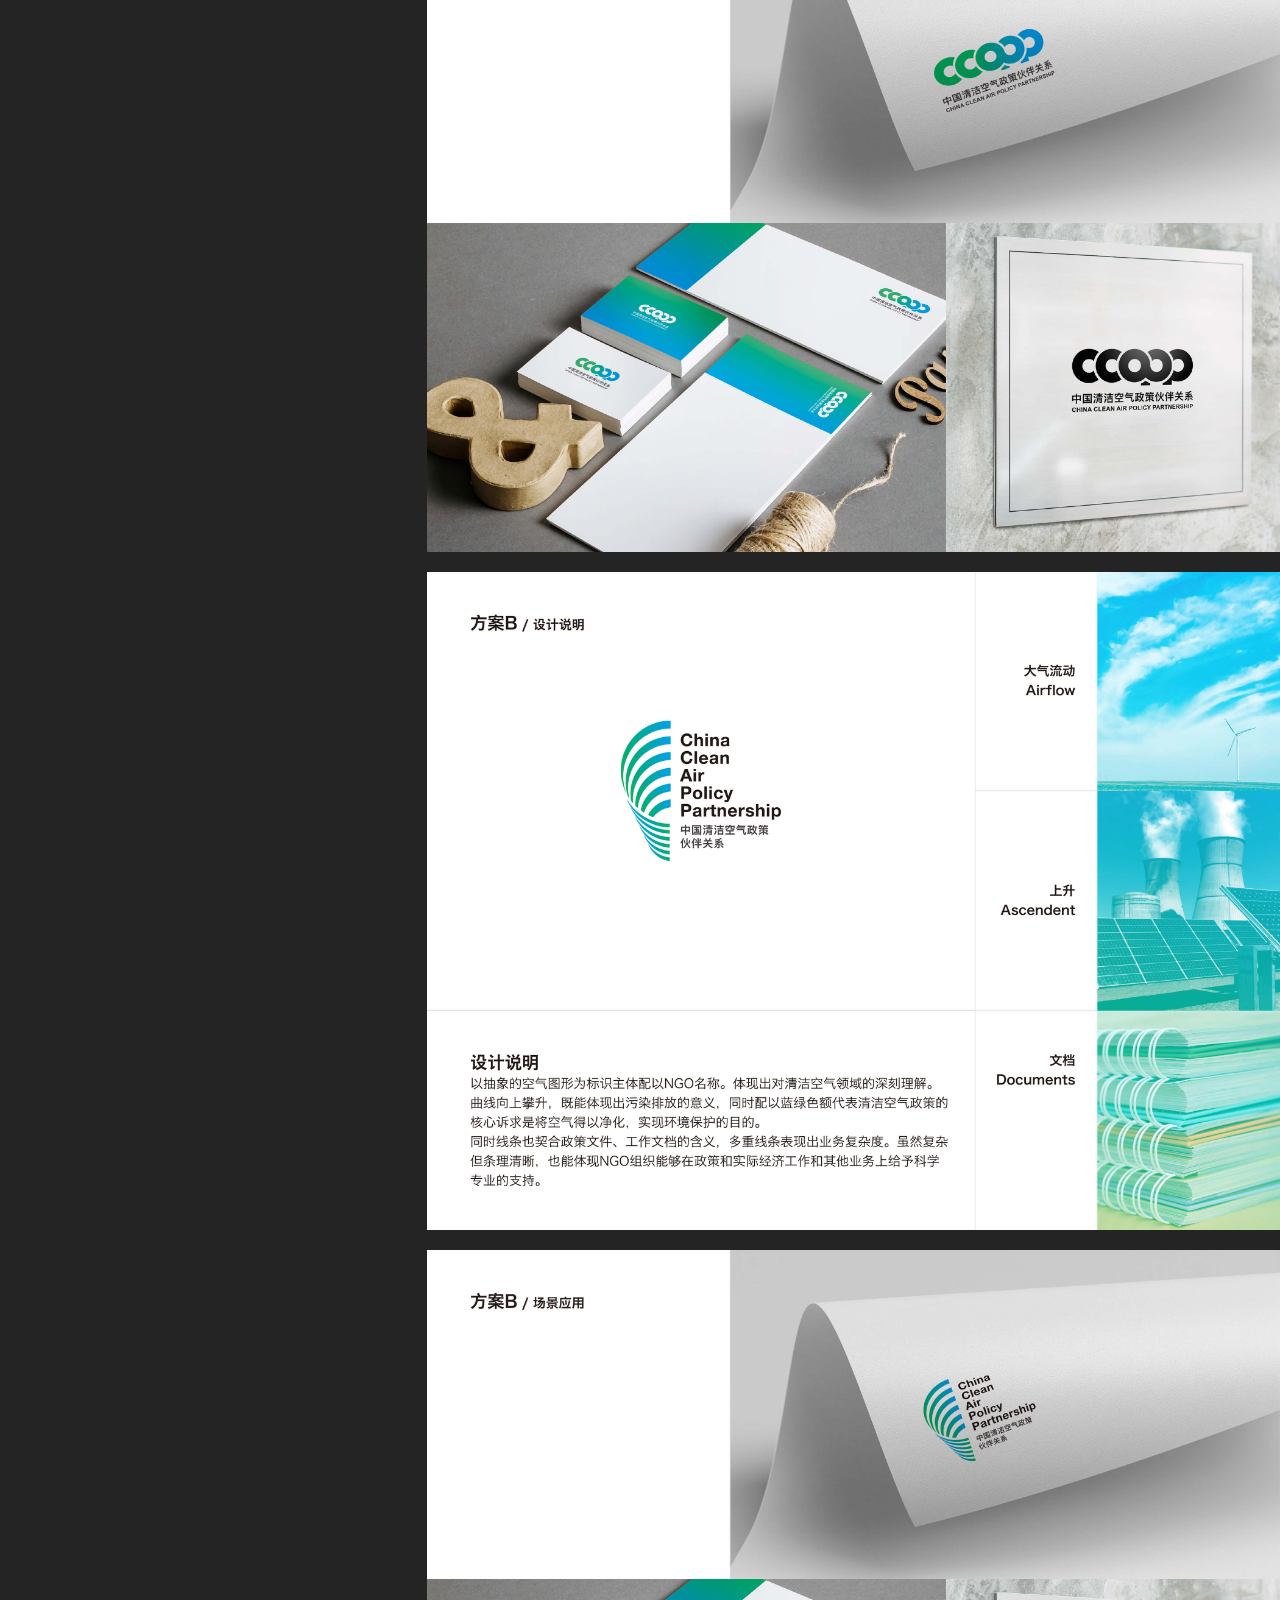
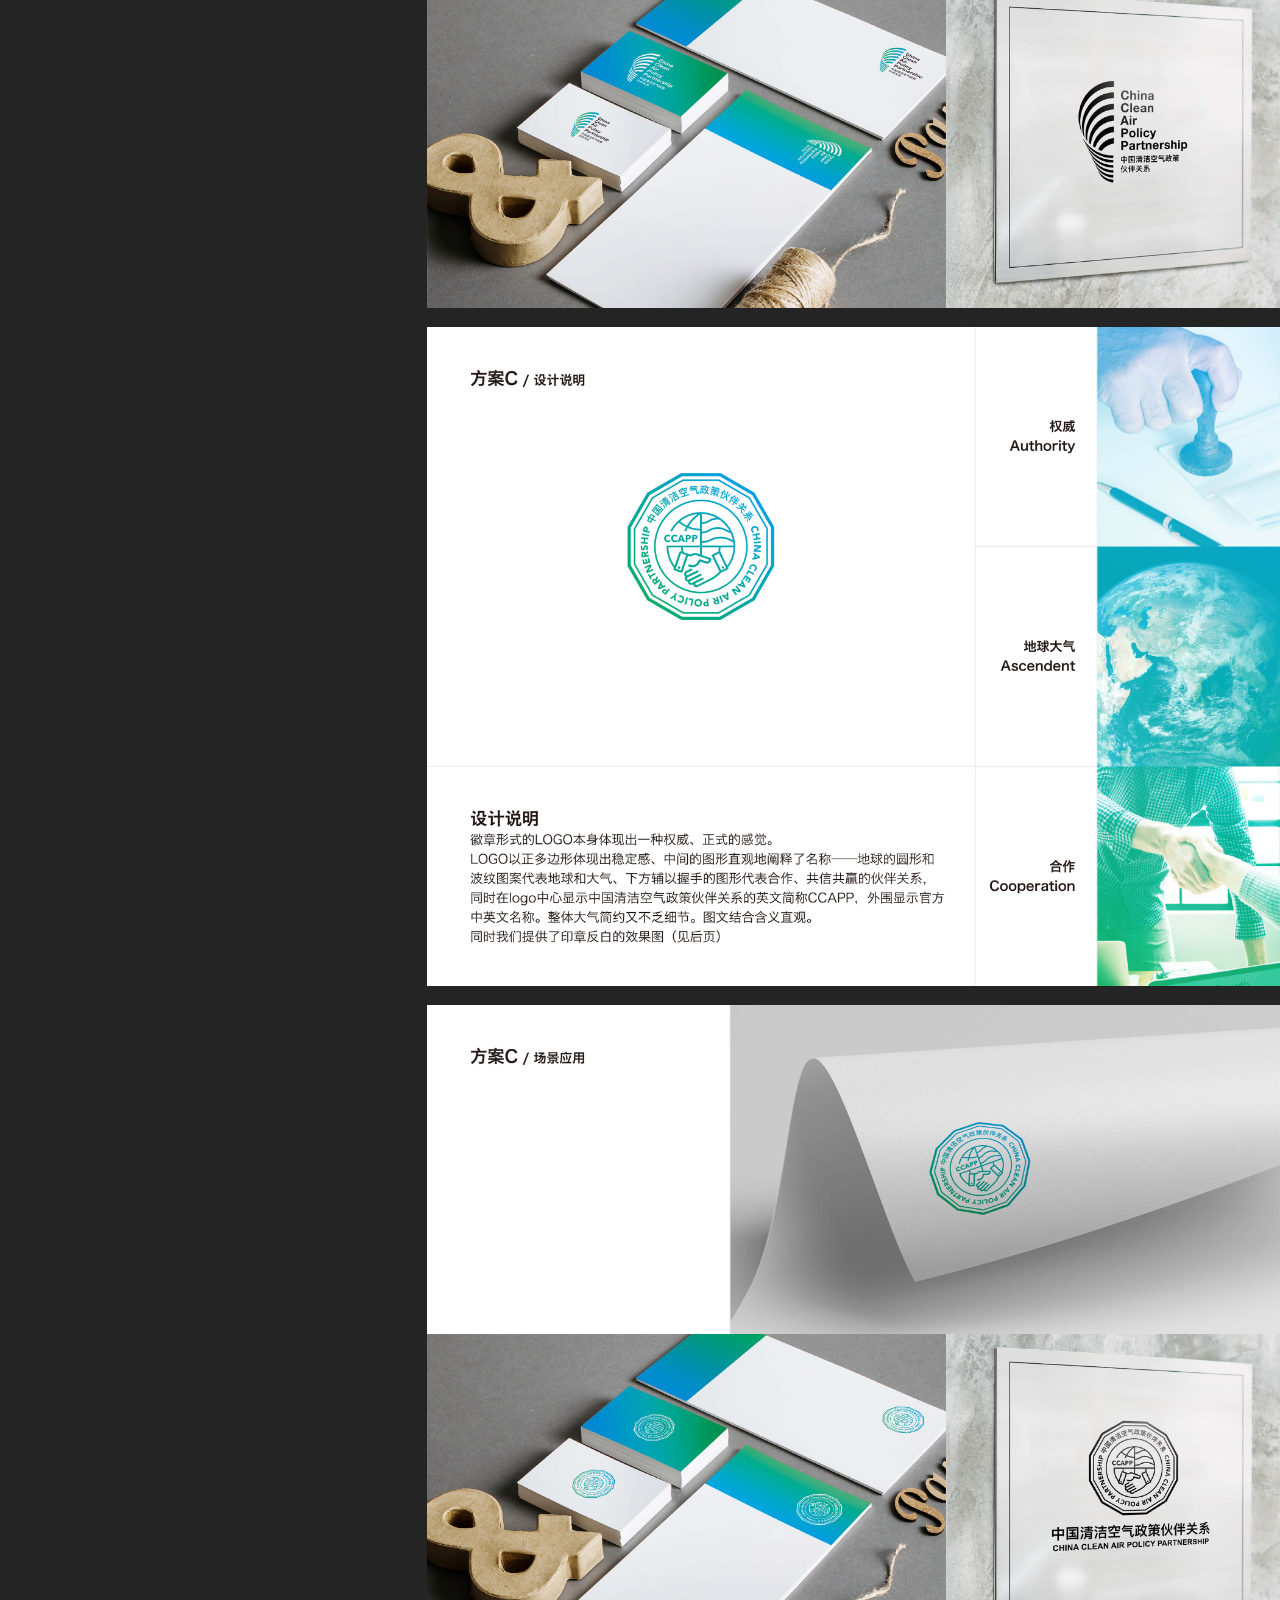
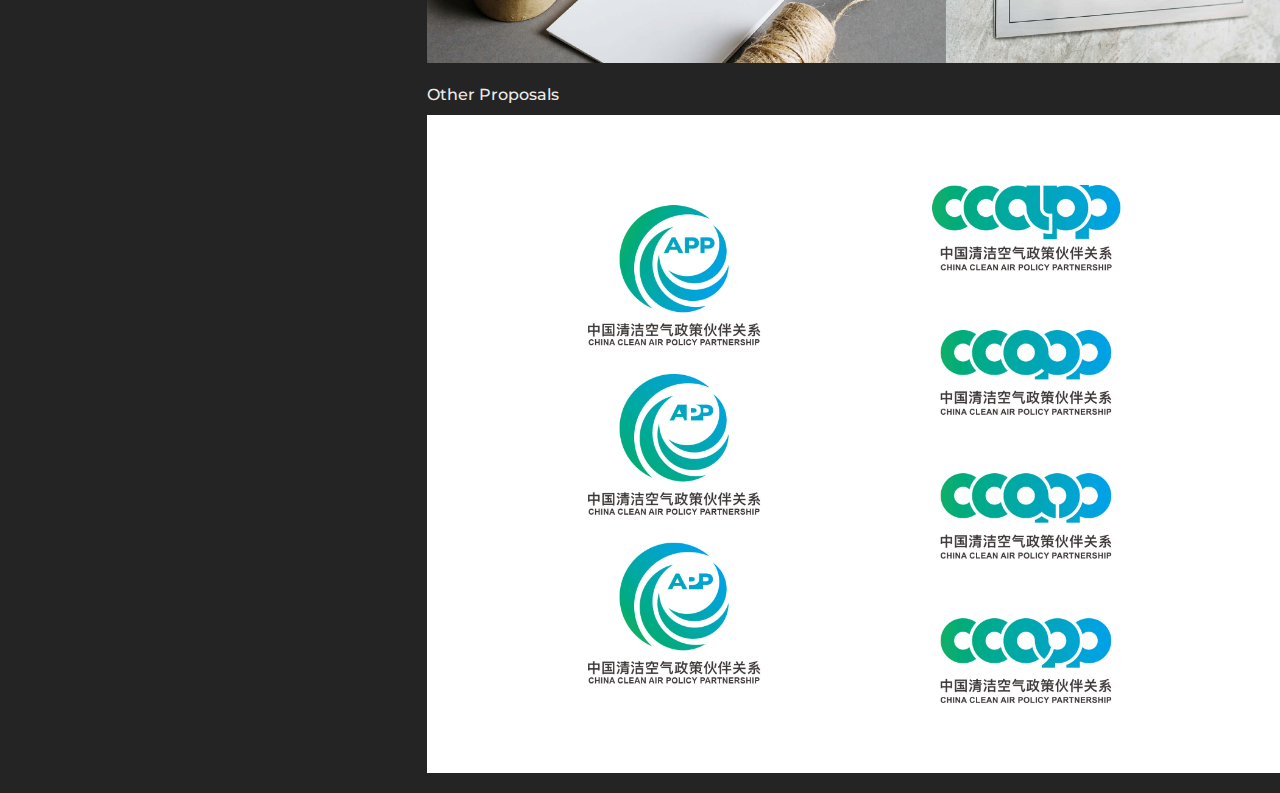
<file: work_201904_ccapp_logo.html>
<!DOCTYPE html>

<html lang="en">

<head>
  <meta charset="utf-8">
  <meta name="viewport" content="width=device-width, initial-scale=1, shrink-to-fit=no">
  <meta name="description" content="Personal website of yinyu">
  <meta name="author" content="yinyu">
  <!-- <link rel="icon" href="../../../../favicon.ico"> -->

  <title>YINYU - a UX/UI Designer based in Beijing</title>

  <!-- Bootstrap core CSS -->
  <link href="css/bootstrap.min.css" rel="stylesheet">

  <!-- Custom styles for this template -->
  <link href="css/jquery.fancybox.min.css" rel="stylesheet">
  <link href="css/solid.min.css" rel="stylesheet">
  <link href="css/fontawesome.min.css" rel="stylesheet">
  <link href="css/style.css" rel="stylesheet">


</head>
<body>
 <!-- 作品内容 start -->
 <div class="workcontent container-fluid">
    

    <div class="row">
      <div class="col-lg-4 worktitle">
        <h2 class="h2">LOGO Design for CCAPP</h2>
        <h4 class="h4">Client: NGO</h4>
        <h6 class="h6">CCAPP China Clean Air Policy Partnership</h6>
      </div>

      <div class="col-lg-8">
        <h6 class="col-12">Final Version</h6>
        <img src="image/p/201904_ccapp_logo/f1.jpg"  class="col-12" /><br><br>
        <p>CCAPP是一家NGO组织<br>CCAPP重点做清洁空气政策，方向是Climate Change and Human Health。<br>对于logo的需求是CCAPP几个字母缩写及中文要体现在logo中</p>
        <h6 class="col-12">Proposals</h6>
        <img src="image/p/201904_ccapp_logo/o1a.jpg"  class="col-12" /><br><br>
        <img src="image/p/201904_ccapp_logo/o1b.jpg"  class="col-12" /><br><br>
        <img src="image/p/201904_ccapp_logo/o2a.jpg"  class="col-12" /><br><br>
        <img src="image/p/201904_ccapp_logo/o2b.jpg"  class="col-12" /><br><br>
        <img src="image/p/201904_ccapp_logo/o3a.jpg"  class="col-12" /><br><br>
        <img src="image/p/201904_ccapp_logo/o3b.jpg"  class="col-12" /><br><br>
        <h6 class="col-12">Other Proposals</h6>
        <img src="image/p/201904_ccapp_logo/o4a.jpg"  class="col-12" /><br><br>

      </div>

    </div>


  </div>
 <!-- 作品内容 end -->
</body>
</html>
</file>
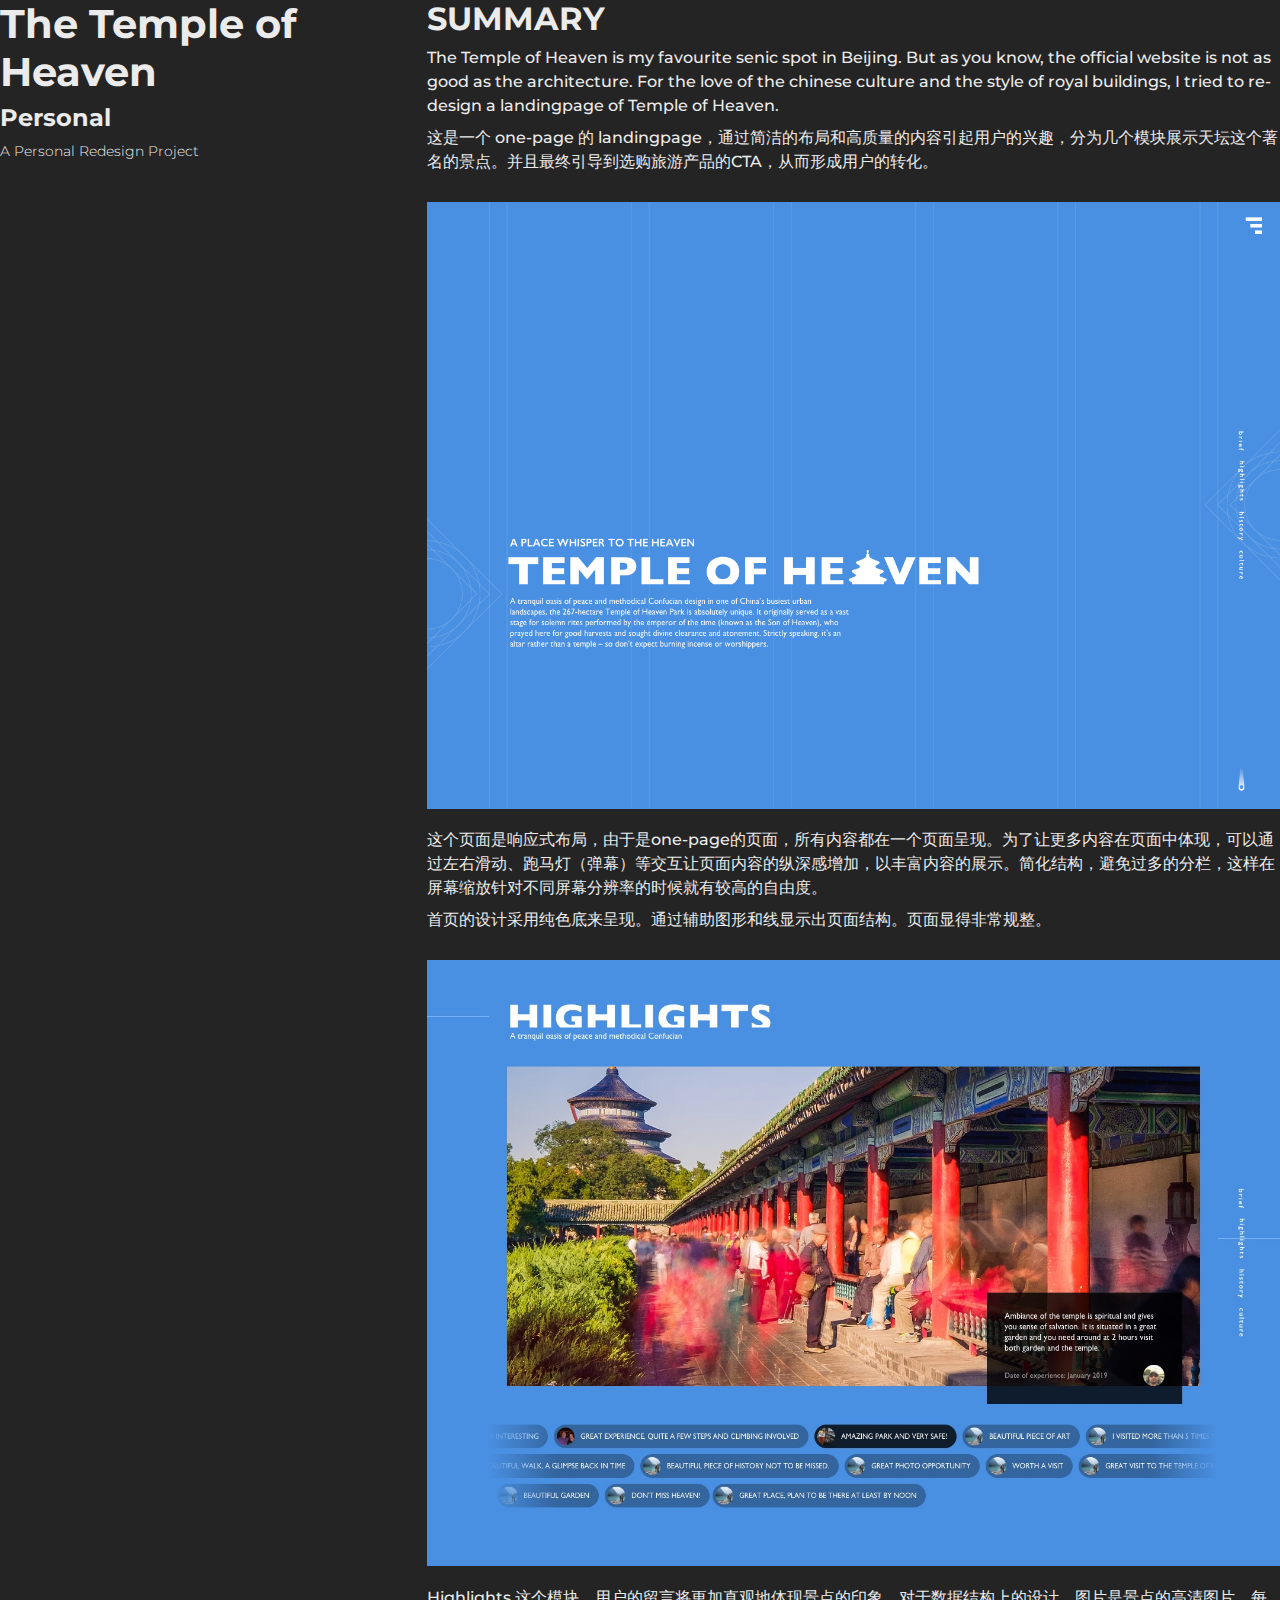
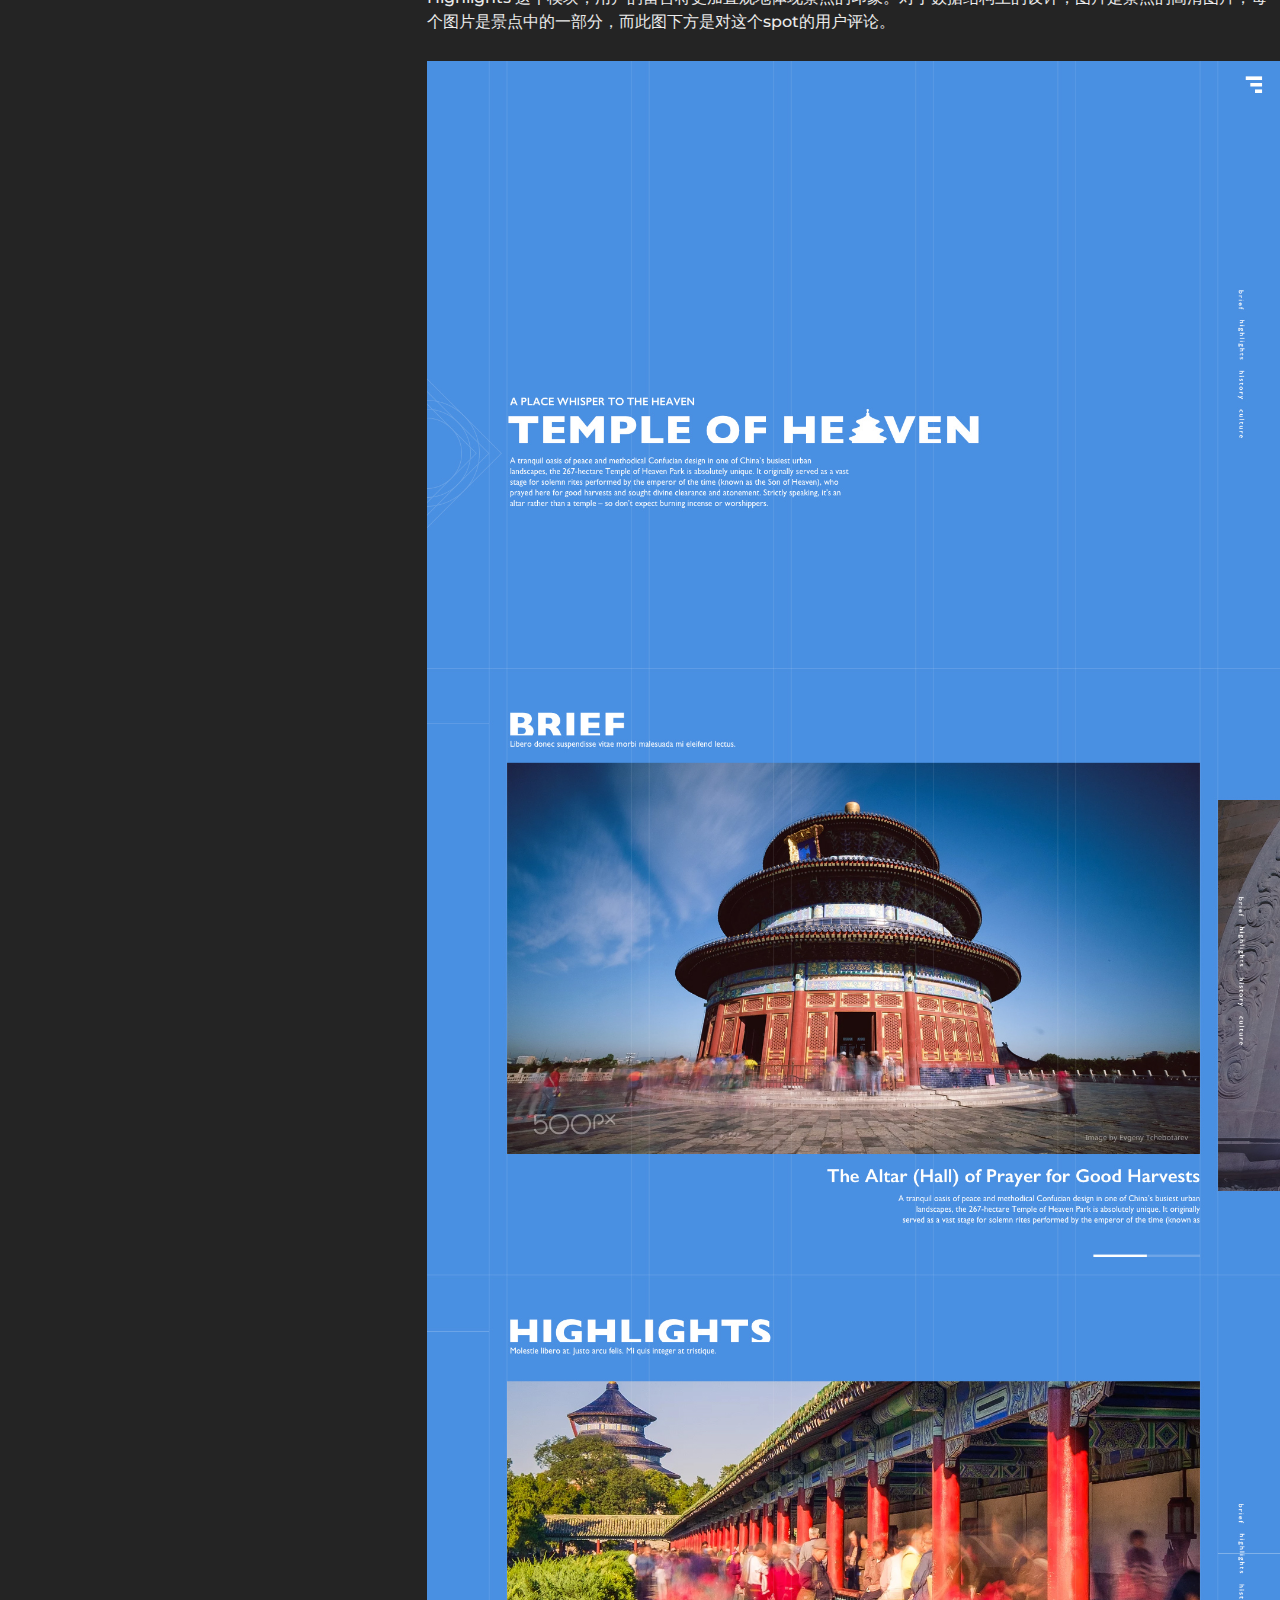
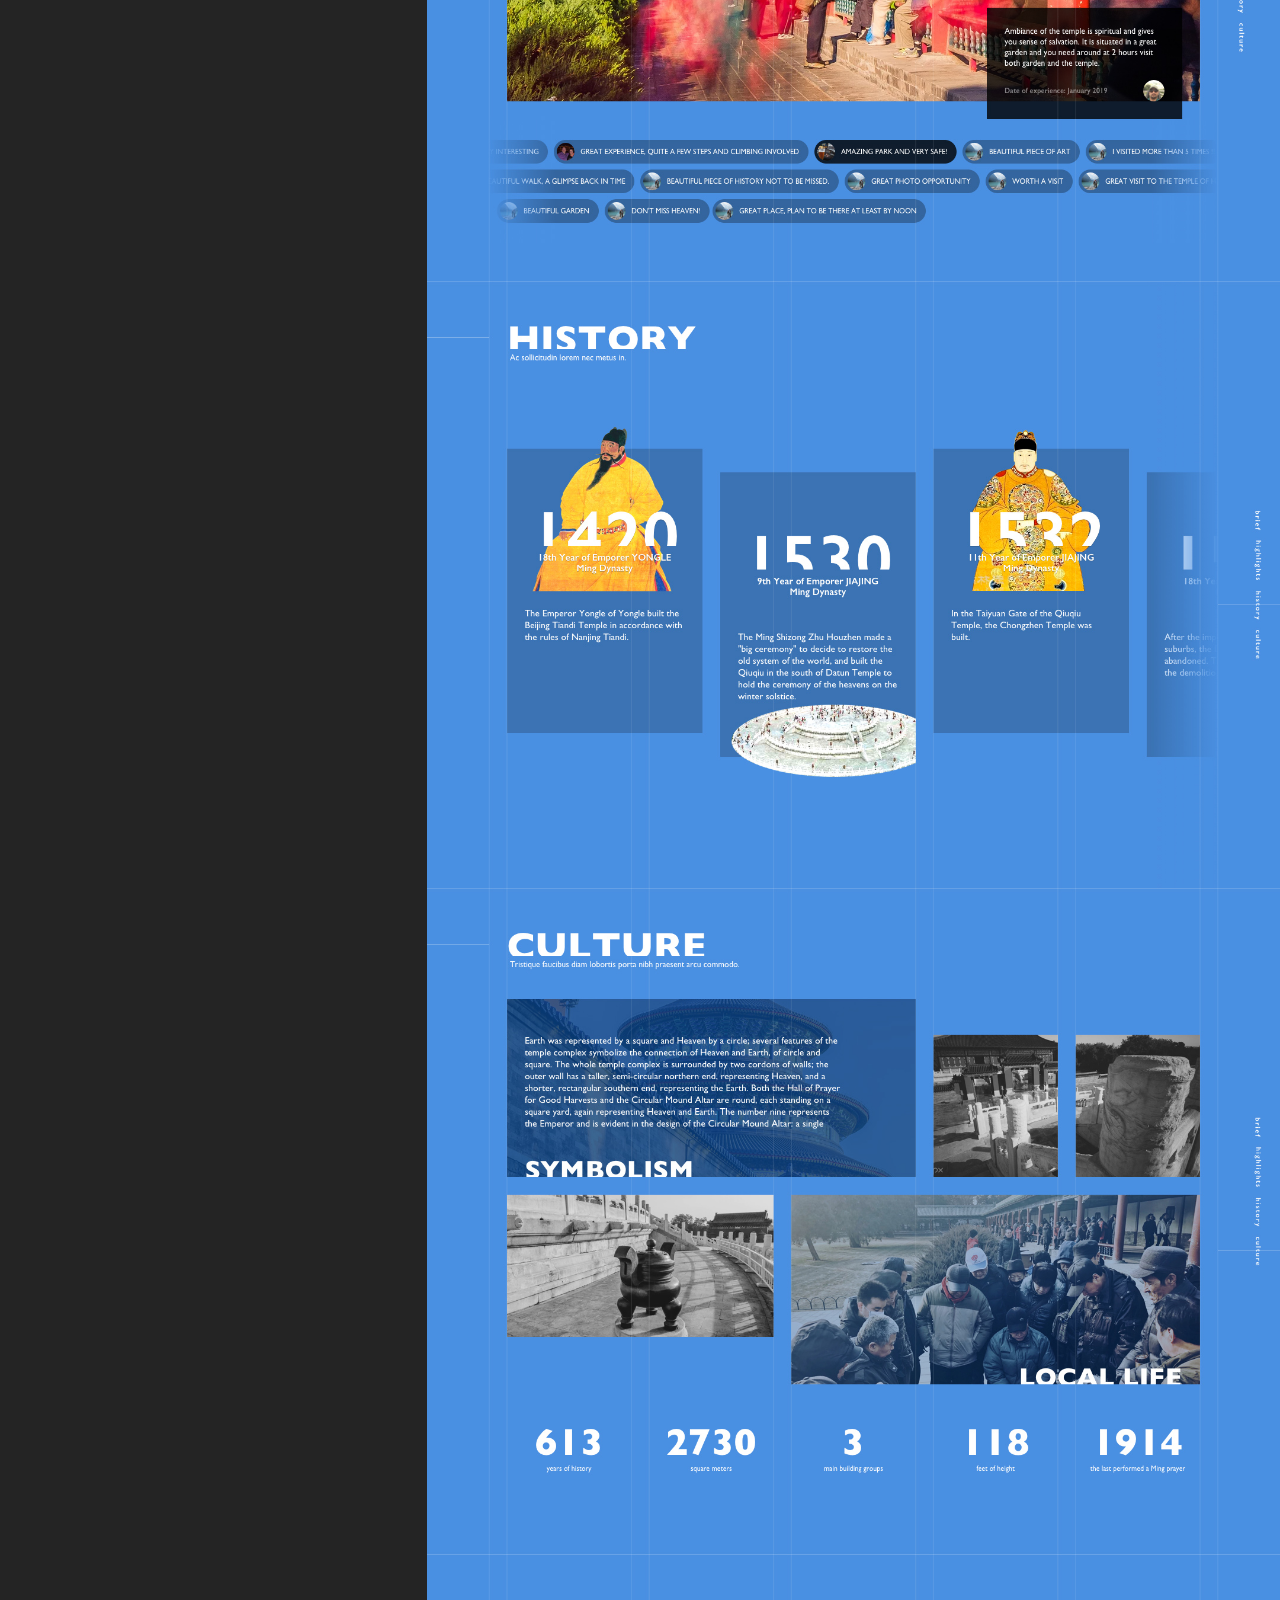
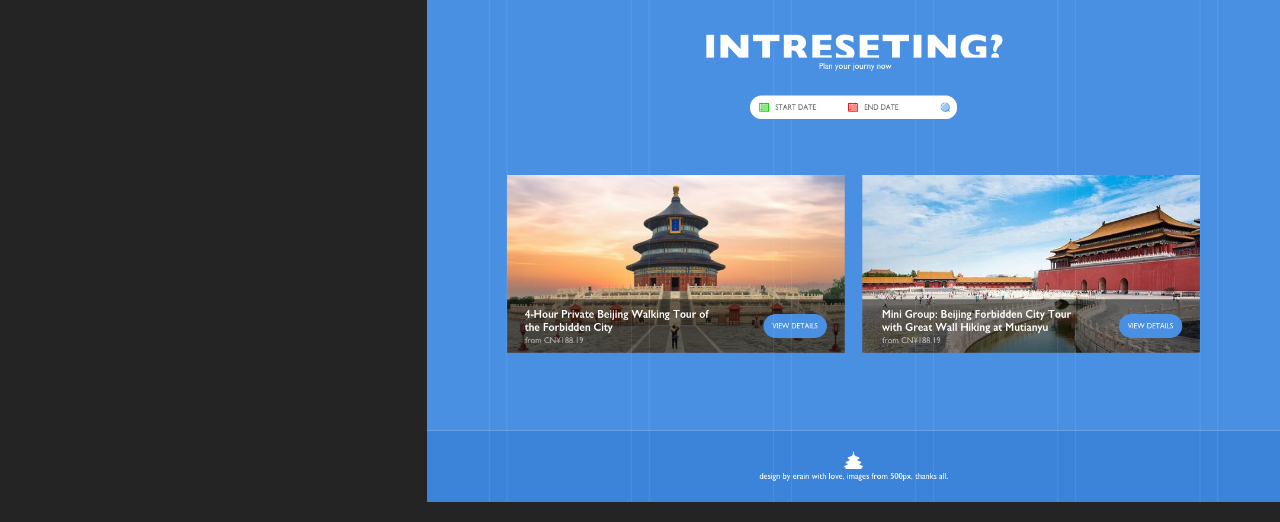
<file: work_201904_toh_web.html>
<!DOCTYPE html>

<html lang="en">

<head>
  <meta charset="utf-8">
  <meta name="viewport" content="width=device-width, initial-scale=1, shrink-to-fit=no">
  <meta name="description" content="Personal website of yinyu">
  <meta name="author" content="yinyu">
  <!-- <link rel="icon" href="../../../../favicon.ico"> -->

  <title>YINYU - a UX/UI Designer based in Beijing</title>

  <!-- Bootstrap core CSS -->
  <link href="css/bootstrap.min.css" rel="stylesheet">

  <!-- Custom styles for this template -->
  <link href="css/jquery.fancybox.min.css" rel="stylesheet">
  <link href="css/solid.min.css" rel="stylesheet">
  <link href="css/fontawesome.min.css" rel="stylesheet">
  <link href="css/style.css" rel="stylesheet">


</head>
<body>
 <!-- 作品内容 start -->
 <div class="workcontent container-fluid">
    

    <div class="row">
      <div class="col-lg-4 worktitle">
        <h2 class="h2">The Temple of Heaven</h2>
        <h4 class="h4">Personal</h4>
        <h6 class="h6">A Personal Redesign Project</h6>
      </div>

      <div class="col-lg-8">
        <h2>SUMMARY</h2>
        <h6 class="col-12">The Temple of Heaven is my favourite senic spot in Beijing. But as you know, the official website is not as good as the architecture. For the love of the chinese culture and the style of royal buildings, I tried to re-design a landingpage of Temple of Heaven. </h6>
        <h6 class="col-12">这是一个 one-page 的 landingpage，通过简洁的布局和高质量的内容引起用户的兴趣，分为几个模块展示天坛这个著名的景点。并且最终引导到选购旅游产品的CTA，从而形成用户的转化。</h6><br>
        <img src="image/p/201904_toh_web/01.png"  class="col-12" /><br><br>
        <h6 class="col-12">这个页面是响应式布局，由于是one-page的页面，所有内容都在一个页面呈现。为了让更多内容在页面中体现，可以通过左右滑动、跑马灯（弹幕）等交互让页面内容的纵深感增加，以丰富内容的展示。简化结构，避免过多的分栏，这样在屏幕缩放针对不同屏幕分辨率的时候就有较高的自由度。</h6>
        <h6>首页的设计采用纯色底来呈现。通过辅助图形和线显示出页面结构。页面显得非常规整。</h6><br>
        <img src="image/p/201904_toh_web/03.jpg"  class="col-12" /><br><br>
        <h6 class="col-12">Highlights 这个模块，用户的留言将更加直观地体现景点的印象。对于数据结构上的设计，图片是景点的高清图片，每个图片是景点中的一部分，而此图下方是对这个spot的用户评论。</h6><br>
        <img src="image/p/201904_toh_web/all.jpg"  class="col-12" /><br><br>

      </div>

    </div>


  </div>
 <!-- 作品内容 end -->
</body>
</html>
</file>
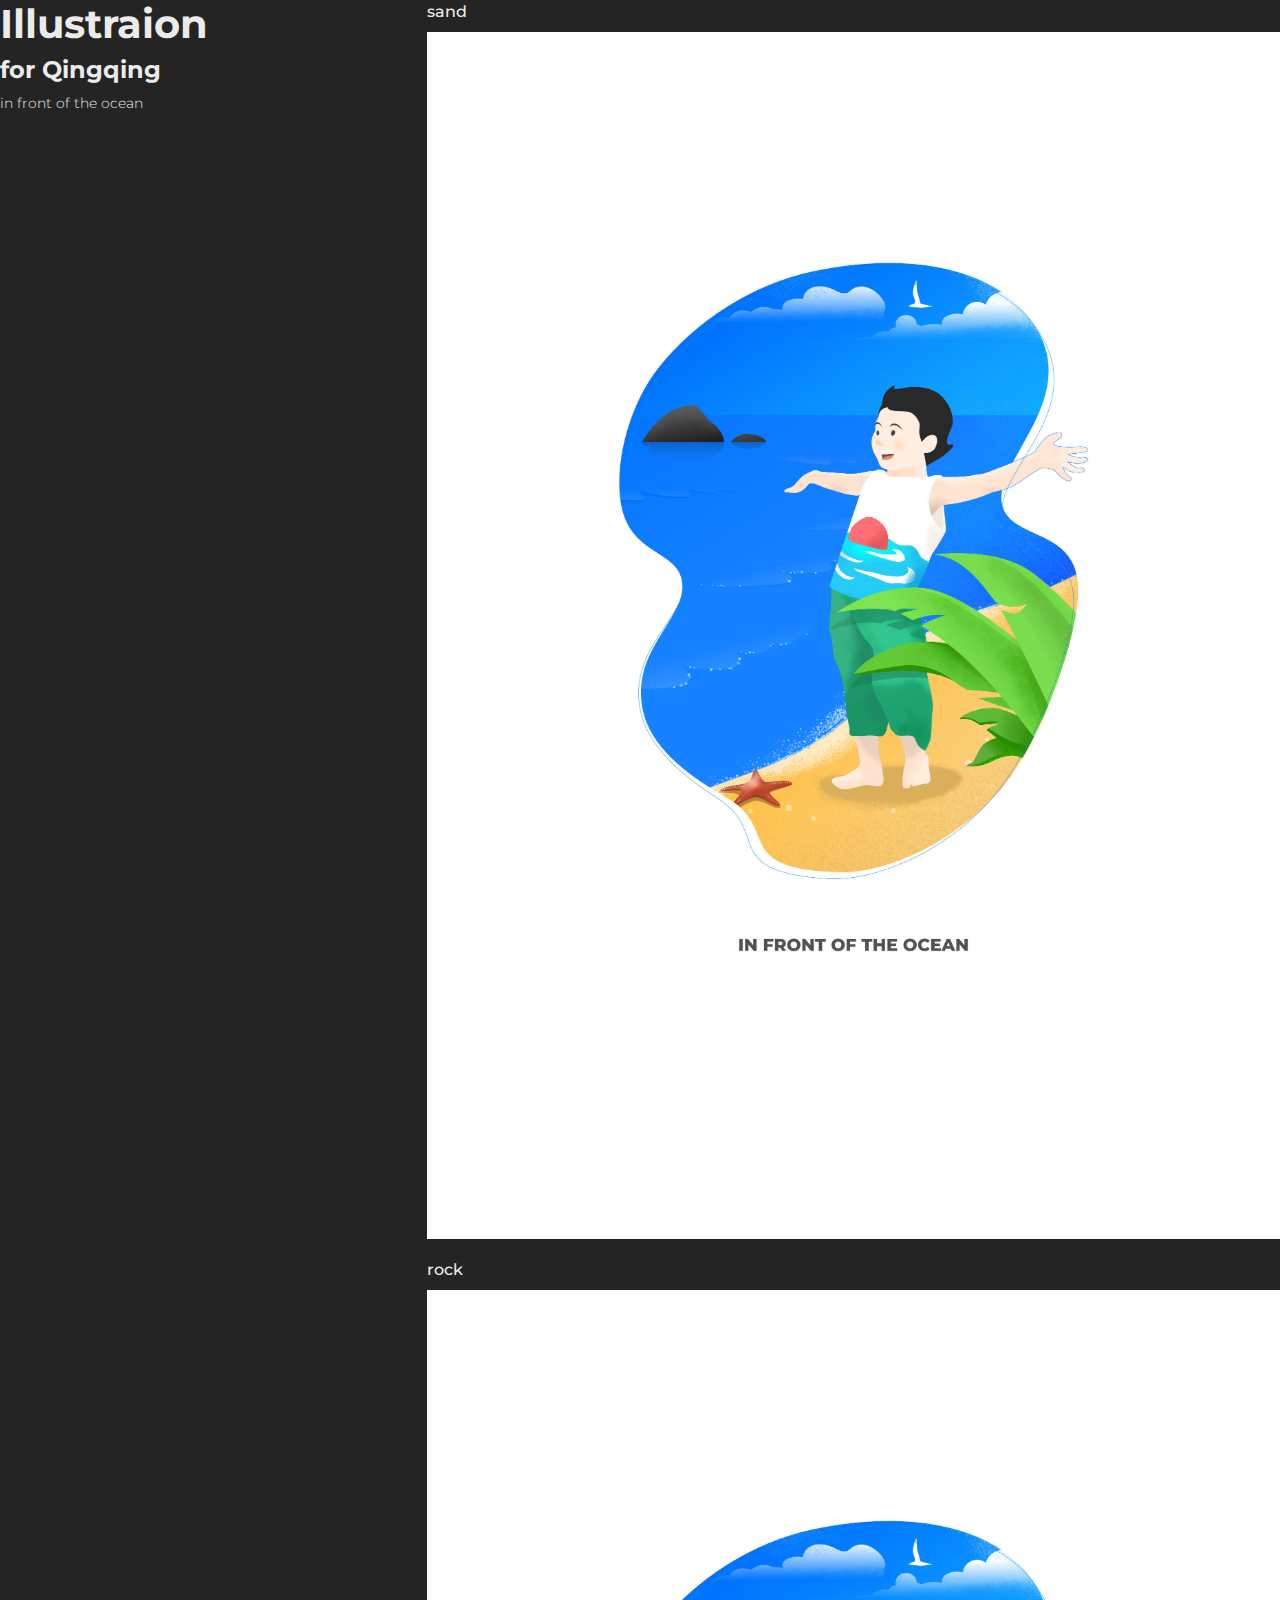
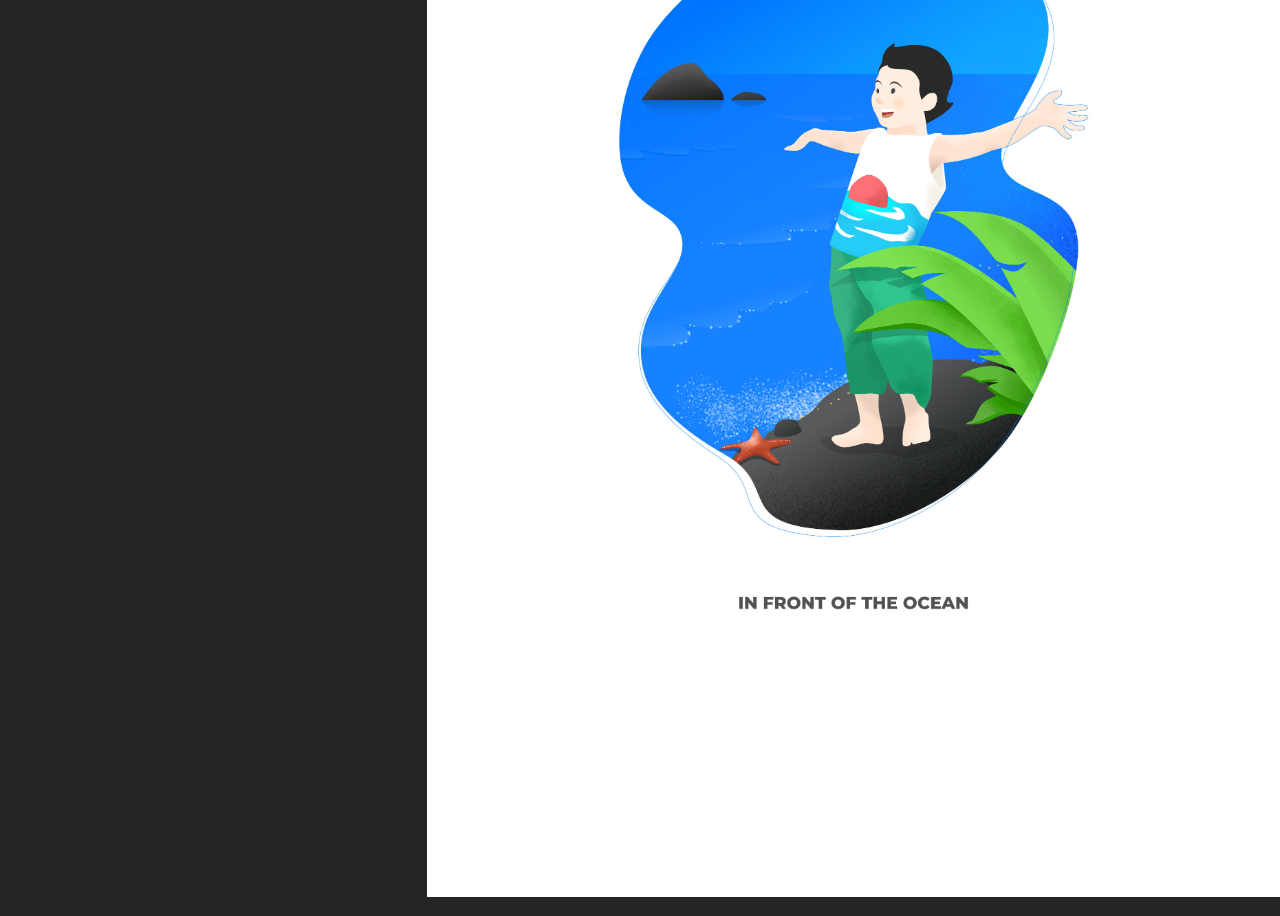
<file: work_201907_d_beach_qingqing.html>
<!DOCTYPE html>

<html lang="en">

<head>
  <meta charset="utf-8">
  <meta name="viewport" content="width=device-width, initial-scale=1, shrink-to-fit=no">
  <meta name="description" content="Personal website of yinyu">
  <meta name="author" content="yinyu">
  <!-- <link rel="icon" href="../../../../favicon.ico"> -->

  <title>YINYU - a UX/UI Designer based in Beijing</title>

  <!-- Bootstrap core CSS -->
  <link href="css/bootstrap.min.css" rel="stylesheet">

  <!-- Custom styles for this template -->
  <link href="css/jquery.fancybox.min.css" rel="stylesheet">
  <link href="css/solid.min.css" rel="stylesheet">
  <link href="css/fontawesome.min.css" rel="stylesheet">
  <link href="css/style.css" rel="stylesheet">


</head>
<body>
 <!-- 作品内容 start -->
 <div class="workcontent container-fluid">
    

    <div class="row">
      <div class="col-lg-4 worktitle">
        <h2 class="h2">Illustraion</h2>
        <h4 class="h4">for Qingqing</h4>
        <h6 class="h6">in front of the ocean</h6>
      </div>

      <div class="col-lg-8">
        <h6 class="col-12">sand</h6>
        <img src="image/d/illustration_beach_qingqing/full1.jpg"  class="col-12" /><br><br>
        <h6 class="col-12">rock</h6>
        <img src="image/d/illustration_beach_qingqing/full2.jpg"  class="col-12" /><br><br>

      </div>

    </div>


  </div>
 <!-- 作品内容 end -->
</body>
</html>
</file>
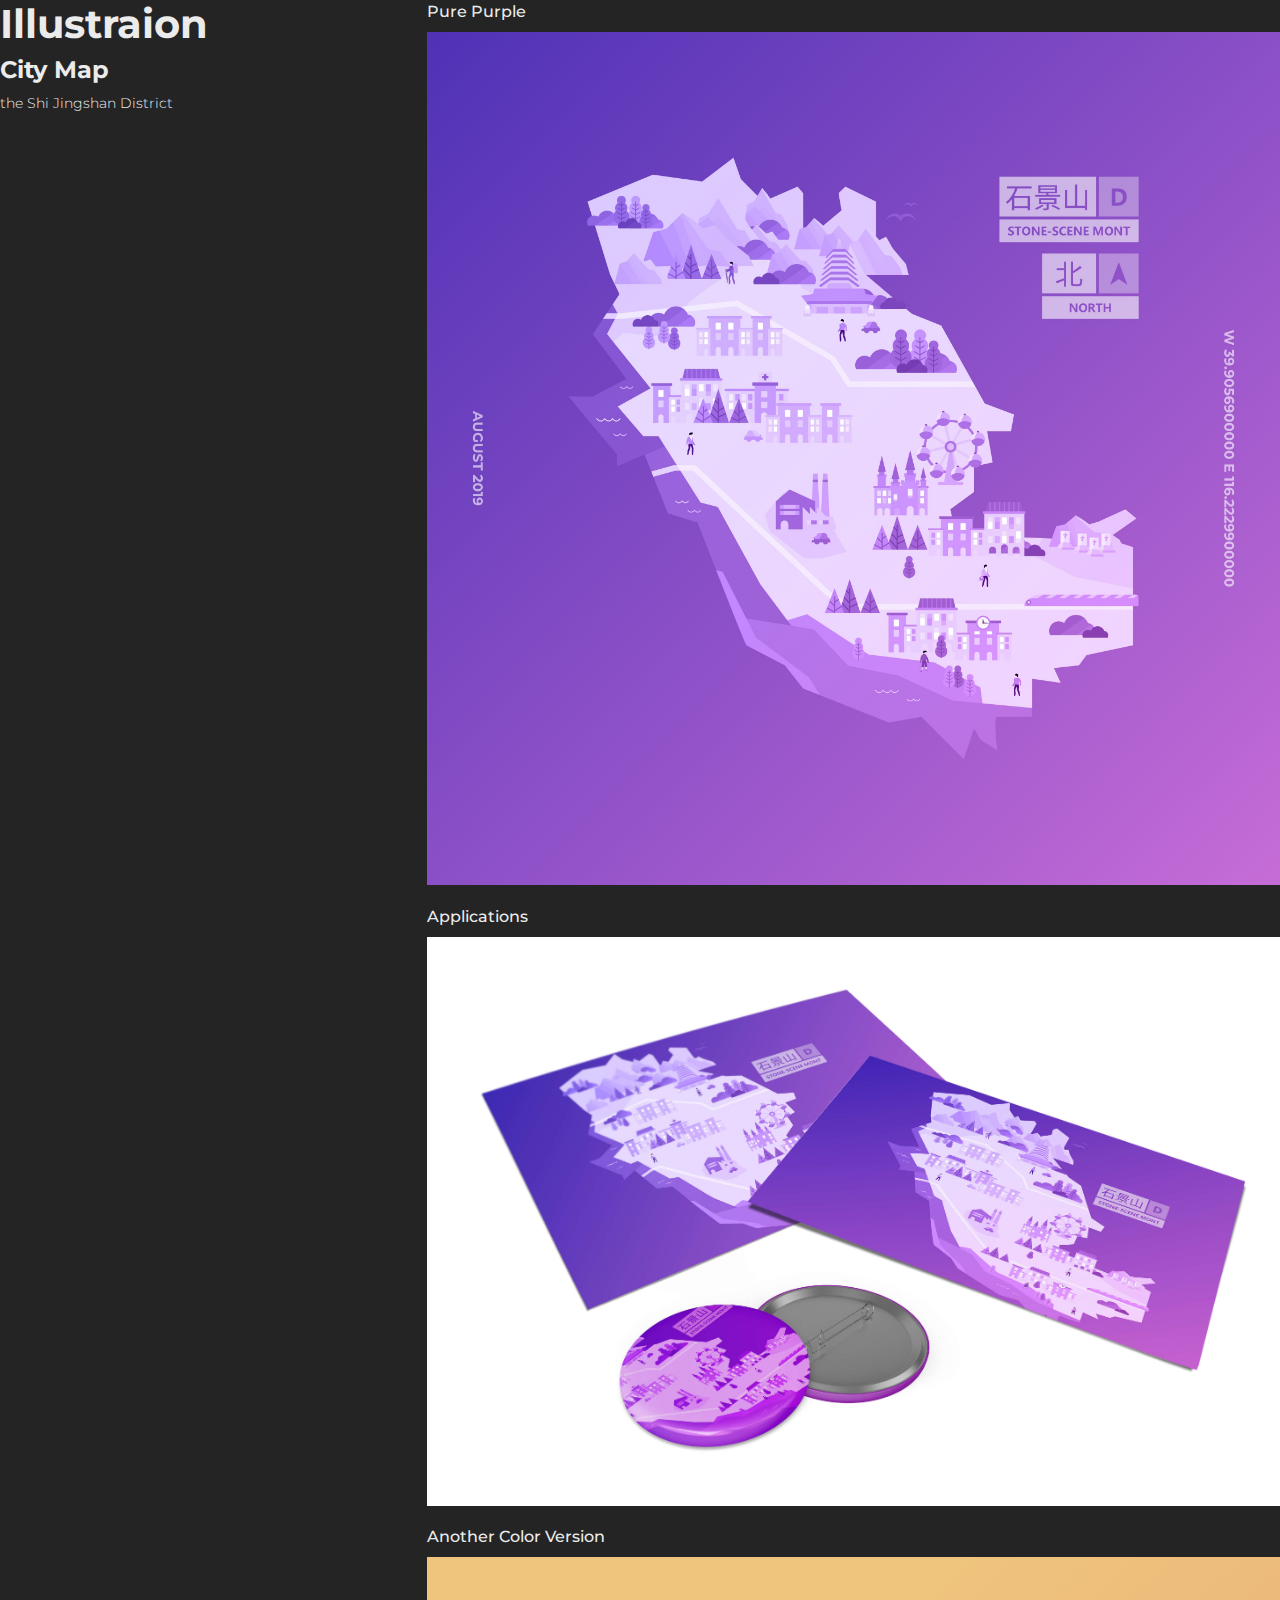
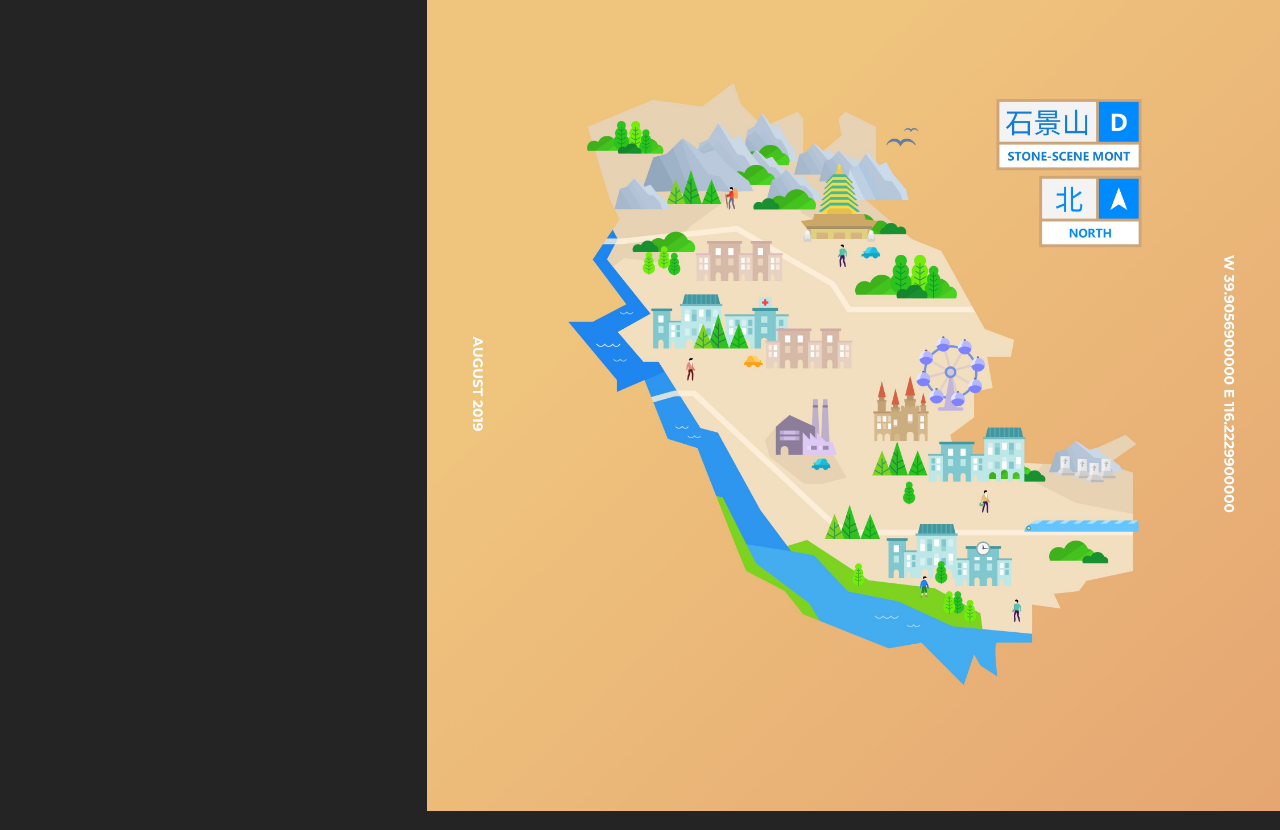
<file: work_201908_d_map.html>
<!DOCTYPE html>

<html lang="en">

<head>
  <meta charset="utf-8">
  <meta name="viewport" content="width=device-width, initial-scale=1, shrink-to-fit=no">
  <meta name="description" content="Personal website of yinyu">
  <meta name="author" content="yinyu">
  <!-- <link rel="icon" href="../../../../favicon.ico"> -->

  <title>YINYU - a UX/UI Designer based in Beijing</title>

  <!-- Bootstrap core CSS -->
  <link href="css/bootstrap.min.css" rel="stylesheet">

  <!-- Custom styles for this template -->
  <link href="css/jquery.fancybox.min.css" rel="stylesheet">
  <link href="css/solid.min.css" rel="stylesheet">
  <link href="css/fontawesome.min.css" rel="stylesheet">
  <link href="css/style.css" rel="stylesheet">


</head>
<body>
 <!-- 作品内容 start -->
 <div class="workcontent container-fluid">
    

    <div class="row">
      <div class="col-lg-4 worktitle">
        <h2 class="h2">Illustraion</h2>
        <h4 class="h4">City Map</h4>
        <h6 class="h6">the Shi Jingshan District</h6>
      </div>

      <div class="col-lg-8">
        <h6 class="col-12">Pure Purple</h6>
        <img src="image/d/illustration_map/01.jpg"  class="col-12" /><br><br>
        <h6 class="col-12">Applications</h6>
        <img src="image/d/illustration_map/01-application.jpg"  class="col-12" /><br><br>
        <h6 class="col-12">Another Color Version</h6>
        <img src="image/d/illustration_map/02.jpg"  class="col-12" /><br><br>
      </div>

    </div>


  </div>
 <!-- 作品内容 end -->
</body>
</html>
</file>
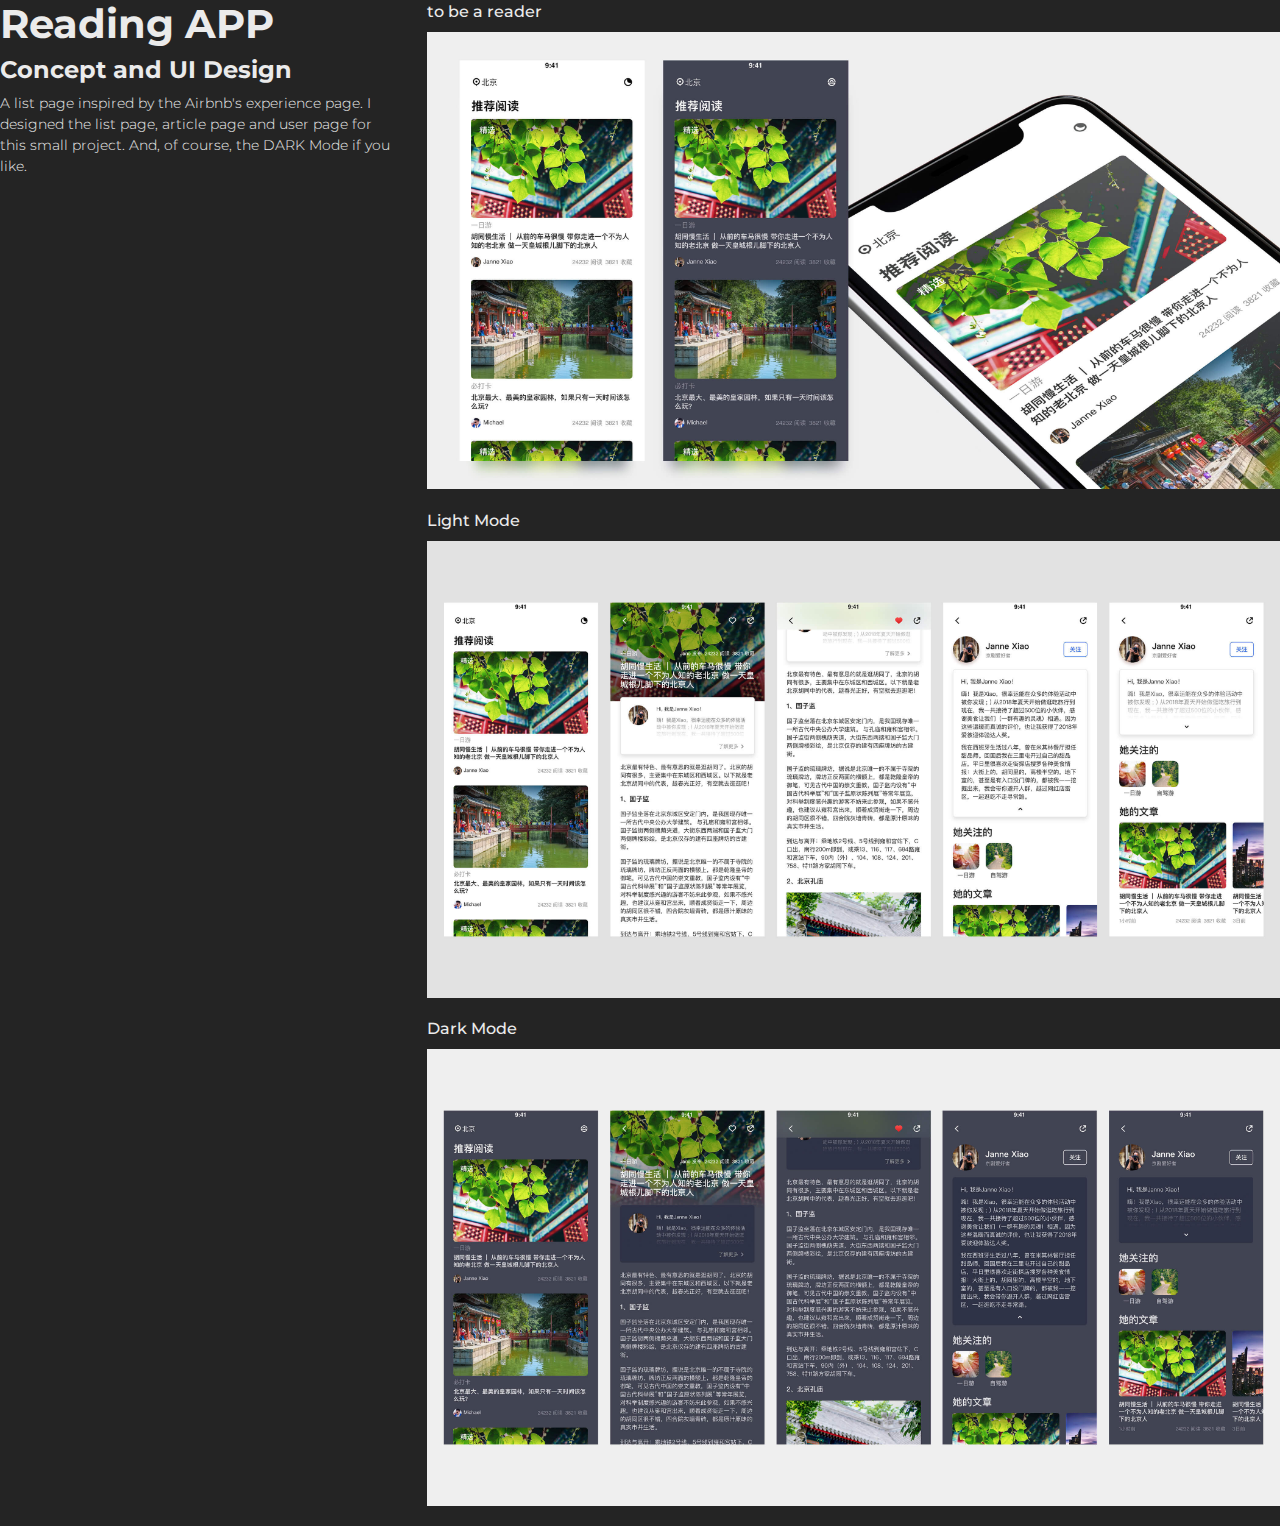
<file: work_201908_reading_app.html>
<!DOCTYPE html>

<html lang="en">

<head>
  <meta charset="utf-8">
  <meta name="viewport" content="width=device-width, initial-scale=1, shrink-to-fit=no">
  <meta name="description" content="Personal website of yinyu">
  <meta name="author" content="yinyu">
  <!-- <link rel="icon" href="../../../../favicon.ico"> -->

  <title>YINYU - a UX/UI Designer based in Beijing</title>

  <!-- Bootstrap core CSS -->
  <link href="css/bootstrap.min.css" rel="stylesheet">

  <!-- Custom styles for this template -->
  <link href="css/jquery.fancybox.min.css" rel="stylesheet">
  <link href="css/solid.min.css" rel="stylesheet">
  <link href="css/fontawesome.min.css" rel="stylesheet">
  <link href="css/style.css" rel="stylesheet">


</head>
<body>
 <!-- 作品内容 start -->
 <div class="workcontent container-fluid">
    

    <div class="row">
      <div class="col-lg-4 worktitle">
        <h2 class="h2">Reading APP</h2>
        <h4 class="h4">Concept and UI Design</h4>
        <h6 class="h6">A list page inspired by the Airbnb's experience page. I designed the list page, article page and user page for this small project. And, of course, the DARK Mode if you like.</h6>
      </div>

      <div class="col-lg-8">
        <h6 class="col-12">to be a reader</h6>
        <img src="image/p/201908_reading_app/00.jpg"  class="col-12" /><br><br>  
        <h6 class="col-12">Light Mode</h6>
        <img src="image/p/201908_reading_app/01.jpg"  class="col-12" /><br><br>
        <h6 class="col-12">Dark Mode</h6>
        <img src="image/p/201908_reading_app/02.jpg"  class="col-12" /><br><br>
      </div>

    </div>


  </div>
 <!-- 作品内容 end -->
</body>
</html>
</file>
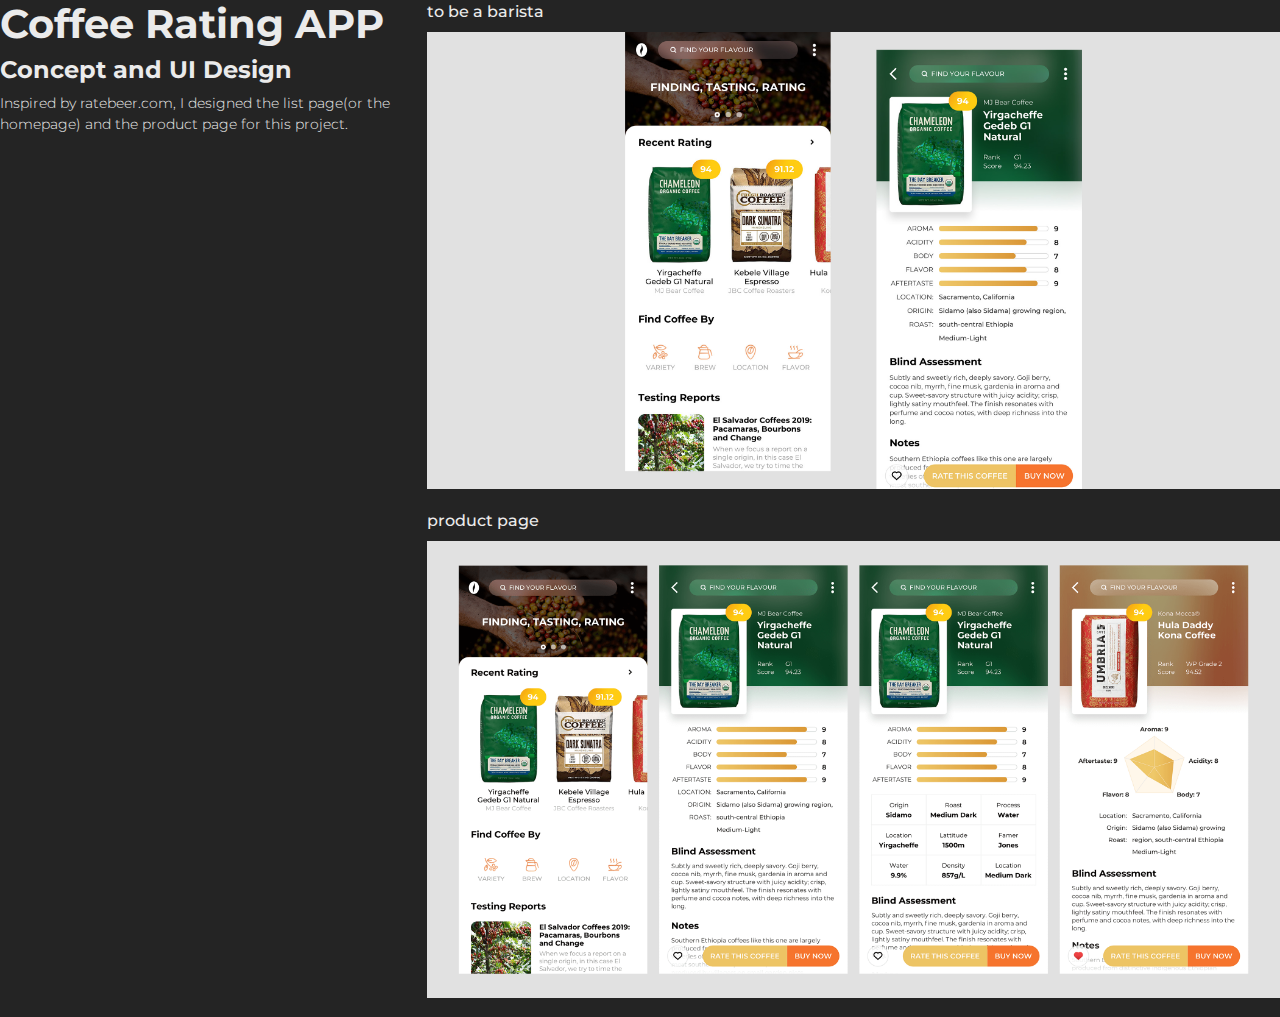
<file: work_201909_coffeerate_app.html>
<!DOCTYPE html>

<html lang="en">

<head>
  <meta charset="utf-8">
  <meta name="viewport" content="width=device-width, initial-scale=1, shrink-to-fit=no">
  <meta name="description" content="Personal website of yinyu">
  <meta name="author" content="yinyu">
  <!-- <link rel="icon" href="../../../../favicon.ico"> -->

  <title>YINYU - a UX/UI Designer based in Beijing</title>

  <!-- Bootstrap core CSS -->
  <link href="css/bootstrap.min.css" rel="stylesheet">

  <!-- Custom styles for this template -->
  <link href="css/jquery.fancybox.min.css" rel="stylesheet">
  <link href="css/solid.min.css" rel="stylesheet">
  <link href="css/fontawesome.min.css" rel="stylesheet">
  <link href="css/style.css" rel="stylesheet">


</head>
<body>
 <!-- 作品内容 start -->
 <div class="workcontent container-fluid">
    

    <div class="row">
      <div class="col-lg-4 worktitle">
        <h2 class="h2">Coffee Rating APP</h2>
        <h4 class="h4">Concept and UI Design</h4>
        <h6 class="h6">Inspired by ratebeer.com, I designed the list page(or the homepage) and the product page for this project.</h6>
      </div>

      <div class="col-lg-8">
        <h6 class="col-12">to be a barista</h6>
        <img src="image/p/201909_coffeerate_app/00.jpg"  class="col-12" /><br><br>  
        <h6 class="col-12">product page</h6>
        <img src="image/p/201909_coffeerate_app/01.png"  class="col-12" /><br><br>  
      </div>

    </div>


  </div>
 <!-- 作品内容 end -->
</body>
</html>
</file>
<file: css/solid.min.css>
@font-face{font-family:"Font Awesome 5 Free";font-style:normal;font-weight:900;src:url(../webfonts/fa-solid-900.eot);src:url(../webfonts/fa-solid-900.eot?#iefix) format("embedded-opentype"),url(../webfonts/fa-solid-900.woff2) format("woff2"),url(../webfonts/fa-solid-900.woff) format("woff"),url(../webfonts/fa-solid-900.ttf) format("truetype"),url(../webfonts/fa-solid-900.svg#fontawesome) format("svg")}.fa,.fas{font-family:"Font Awesome 5 Free";font-weight:900}
</file>
<file: css/style.css>
@charset "UTF-8";

/* 初始化 */
@import url("normalize.css");
@import url("webfont.css");
@import url('https://fonts.font.im/css?family=Montserrat:300,400,500,600');


/************************/
/********* 全局 *********/
/************************
统一的样式
背景色 #3A3A3A
默认文字颜色 - #EBEBEB
链接-默认颜色 - #ADADAD
链接-悬停颜色 - #35c1a1
************************/

body {
  background: #262626;
  color: #EBEBEB;
  font-family: "Montserrat", "PingFang SC", sans-serif;
  font-size: 13px;
  /* letter-spacing: 1px; */
}

a,
a:visited {
  color: rgba(255, 255, 255, 0.5);
  text-decoration: none;
  transition: all 0.5s;
}

a:hover {
  color: #35c1a1;
  text-decoration: none;
  transition: all 0.5s;
}

/* 按钮 */

.btn {
  /* btn frame */
  color: #ADADAD;
  border: 1px solid #ADADAD;
  text-transform: uppercase;
  opacity: 0.5;
  transition: all 0.5s;
}

.btn_s {
  /* small button */
  font-size: 12px;
  line-height: 14px;
  padding: 2px 10px 4px;
  border-radius: 20px;
}

.btn_m {
  /* middle button */
  font-size: 12px;
  line-height: 16px;
  padding: 6px 15px;
  border-radius: 20px;
}

.btn_l {
  /* large button */
  font-size: 14px;
  line-height: 20px;
  padding: 10px 20px;
  border-radius: 20px;
}

.btnc {
  /* circle shaped button */
  display: inline-block;
  border-radius: 100%;
  border-color: transparent;
}

.btnc_l {
  /* large circle button */
  width: 36px;
  height: 36px;
  font-size: 16px;
  line-height: 16px;
  padding: 9px;
}

.btn:hover,
.btn.hover,
.btnc:hover,
.btnc.hover {
  background: #35c1a1;
  color: #fff;
  border-color: #35c1a1;
  transition: all 0.5s;
  opacity: 1;
  box-shadow: 0 3px 15px rgba(21, 194, 155, .51);
}





/* 标题 */
.title_xxxl {
  font-weight: 400;
  font-size: 40px;
  line-height: 1;
  /* font-size: 80px;
  line-height: 76px; */
}

.h1 {
  font-size: 64px;
  line-height: 2;
  font-weight: 400;
}

.h2 {
  font-size: 40px;
  line-height: 2;
  font-weight: 400;
}

.h3 {
  font-size: 32px;
  line-height: 2;
  font-weight: 400;
}

.h4 {
  font-size: 24px;
  line-height: 2;
  font-weight: 400;
}

.h5 {
  font-size: 18px;
  line-height: 2;
  font-weight: 300;
}

.h6 {
  font-size: 14px;
  line-height: 2;
  font-weight: 300;
}

/* 文本对齐 */
.align_r {
  text-align: right;
}

.align_l {
  text-align: left;
}

.align_c {
  text-align: center;
}

/* 导航 */

.navbar {
  position: fixed;
  padding: 0;
  background: -webkit-linear-gradient(rgba(36, 36, 36, 1), rgba(36, 36, 36, 0));
  /* Safari 5.1 - 6.0 */
  background: -o-linear-gradient(rgba(36, 36, 36, 1), rgba(36, 36, 36, 0));
  /* Opera 11.1 - 12.0 */
  background: -moz-linear-gradient(rgba(36, 36, 36, 1), rgba(36, 36, 36, 0));
  /* Firefox 3.6 - 15 */
  background: linear-gradient(rgba(36, 36, 36, 1), rgba(36, 36, 36, 0));
  /* 标准的语法 */
  /* border-bottom: 1px solid rgba(255,255,255,.05); */
  z-index: 10001;
  width: 100%;
  transition: all 0.3s;
}

.navbar .brand {
  margin: 24px auto;
}

.navbar .brand a {
  display: block;
  position: relative;
  height: 32px;
  color: #fff;
}

.navbar .brand .icyy-logo {
  display: inline-block;
  font-size: 32px;
  /* margin-right: 10px; */
  /* transition: all 0.3s; */

}

.navbar .brand .sitename {
  text-transform: uppercase;
  line-height: 32px;
  float: right;
  display: none;
  /* transition: all 0.3s; */

}

.navbar .brand .sitename .alert {
  display: none;
}

.navbar .menu {
  margin: 20px 30px;
  height: 40px;
  text-shadow: 0 1px 2px rgba(0, 0, 0, 0.5);
  display: none;
}

.navbar .menu li {
  display: inline-block;
  text-transform: uppercase;
  margin-left: 10px;
  line-height: 40px;
  position: relative;
}

.navbar .nav_current {
  color: #fff;
}

.navbar .nav_current:hover {
  color: #35c1a1;
}

/* 版权信息 */

.copyright {
  /* 位于左下角固定位置 */
  writing-mode: vertical-lr;
  position: fixed;
  left: 30px;
  bottom: 30px;
  color: rgba(255, 255, 255, .2);
  font-size: 12px;
  line-height: 16px;
  opacity: 0;

}

.copyright span {
  line-height: 20px;
}

.totop {
  /* 返回顶部按钮，位于右下角，固定尺寸，固定位置 */
  position: fixed;
  right: 30px;
  bottom: 30px;
  z-index: 10000;
  width: 30px;
  overflow: hidden;
}

.totop a {
  width: 30px;
  height: 30px;
  padding: 0;
  text-align: center;
  margin-top: 10px;
}

.totop #share {
  opacity: 0;
}

.totop #qrcode {
  opacity: 0;
  line-height: 28px;

}

.totop #moveto1scr {
  transform: rotateZ(180deg);
}

.totop:hover #share,
.totop:hover #qrcode {
  opacity: 1;
}

.totop #moveto1scr span {
  display: block;
  width: 10px;
  height: 10px;
  /* border: 1px solid white; */
  background: #35c1a1;
  margin-left: 9px;
  margin-top: 4px;
  border-radius: 100%;
  opacity: 0;

}

.totop #moveto1scr:hover span {
  border: 1px solid white;
}

.totop #moveto1scr.back {
  transform: none;
  transition: all 0.5s;

}

.totop #moveto1scr.back span {
  opacity: 1;

}

.totop #moveto1scr:hover {
  opacity: 1;
}

/*

   Styles for animated modal
   =========================

*/

/* Start state */
.animated-modal {
  max-width: 550px;
  border-radius: 4px;
  overflow: hidden;

  transform: translateY(-50px);
  transition: all .7s;
  padding: 20px;
}

.animated-modal h2,
.animated-modal p {
  transform: translateY(-50px);
  opacity: 0;

  transition-property: transform, opacity;
  transition-duration: .4s;
  color: #3a3a3a;
  font-weight: 600;
  margin-bottom: 0;
}

/* Final state */
.fancybox-slide--current .animated-modal,
.fancybox-slide--current .animated-modal h2,
.fancybox-slide--current .animated-modal p {
  transform: translateY(0);
  opacity: 1;

}

/* Reveal content with different delays */
.fancybox-slide--current .animated-modal h2 {
  transition-delay: .1s;
}

.fancybox-slide--current .animated-modal p {
  transition-delay: .3s;
}




.fancybox-slide {
  padding: 20px ! important;
}

/************************/
/******* SCREEN 1 *******/
/************************/

.screen1 .maintext {
  /* 主题文字 */
  /* top: 300px; */
  color: rgba(255, 255, 255, 0.9);
  z-index: 9998;
  position: relative;
}

.screen1 .part2,
.screen1 .h6 a.showless {
  display: none;
}

.screen1 .maintext .marker {
  /* background: #f00; */
  top: 80%;
  position: absolute;
}

.screen1 .maintext .subtitle {
  /* 主题文字下方的小标题 */
  font-size: 14px;
  line-height: 28px;
  color: rgba(255, 255, 255, 0.4);
  /* font-weight: 100; */
}

.screen1 .maintext a {
  /* 主题文字中高亮的内容 */
  font-style: normal;
  /* border-bottom: 2px dotted rgba(255,255,255,0.8); */
  transition: all 0.5s;
  position: relative;
  color: rgba(53, 193, 161, 0.75);
}

.screen1 .maintext .h6 {
  margin-top: 30px;
  color: rgba(255, 255, 255, 0.4);
}

.screen1:hover .maintext a {
  /* 主题文字内的链接 */
  color: rgba(53, 193, 161, 0.75);

}

.screen1 .maintext a:hover {
  /* 主题文字内的链接 */
  border-color: #35c1a1;
  color: rgba(53, 193, 161, 1);
  cursor: pointer;
  transition: all 0.5s;
}

.screen1 .slide {
  position: absolute;
  right: 0;
  width: 100%;
  background: url('https://s3.ax1x.com/2020/11/12/Bvjv4I.jpg') no-repeat;
  /* background: url('../image/mainImage@2x.jpg') no-repeat; */
  background-size: cover;
  /* opacity: 0.15; */
  overflow: hidden;
  /* box-shadow: 0 10px 50px rgba(0, 0, 0, 0.3); */
  transition: all 0.5s;

}


/************************/
/******* SCREEN 2 *******/
/************************/

.screen2 {
  padding-left: 30px;
  padding-right: 30px;
}

.screen2 .worktype {
  text-align: right;
  margin-bottom: 90px;
  margin-top: -10px;
}

.screen2 .h4 {
  font-size: 16px;
  line-height: 1.4;
  margin-bottom: 60px;
}

.screen2 .h4 em {
  display: inline-block;
  font-style: normal;
  position: relative;
  font-weight: 600;
}

.screen2 .h4 em span {
  display: block;
  position: absolute;
  width: 0;
  height: 2px;
  background: #35c1a1;
  bottom: 0px;
}

.screen2 .worktype li {
  margin-left: 20px;
}

.screen2 .worklist .workitem {
  margin-bottom: 30px;
  cursor: pointer;
}

.screen2 .worklist .workitem a {
  color: #fff;
}

.screen2 .worklist .workitem .workinfo {
  min-height: 120px;
  position: relative;
  color: rgba(255, 255, 255, .2);
  background: #2b2b2b;
  transition: all 0.5s;
  overflow: hidden;
}

.screen2 .worklist .workitem .workinfo .name {
  font-size: 18px;
  font-weight: 400;
  line-height: 22px;
  color: rgba(255, 255, 255, .6);
  transition: all 0.5s;
  height: 44px;
  overflow: hidden;
}

.screen2 .worklist .workitem .workinfo .topLeft {
  position: absolute;
  top: 20px;
  left: 20px;
  right: 20px;
}

.screen2 .worklist .workitem .workinfo .bottomLeft {
  position: absolute;
  bottom: 20px;
  left: 20px;
}

.screen2 .worklist .workitem .workinfo .bottomRight {
  position: absolute;
  bottom: 20px;
  right: 20px;

}

.screen2 .worklist .workitem:hover .workinfo {
  color: #fff;
  background: #35c1a1;
  transition: all 0.5s;
}

.screen2 .worklist .workitem:hover .workinfo .name {
  color: #fff;
  transition: all 0.5s;
}

.screen2 .worklist .workitem:hover .workinfo .bottomRight {
  bottom: 20px;
  transition: bottom 0.3s;
}

.screen2 .worklist .workitem:hover .workinfo .bottomLeft {
  bottom: 20px;
  transition: bottom 0.3s;
}

.screen2 .worklist .workitem .thumbImg {
  position: relative;
  overflow: hidden;
}

.screen2 .worklist .workitem .thumbImg img {
  transition-duration: 0.3s;
  /*过度的时间为0，5秒*/

}

.screen2 .worklist .workitem .thumbImg .thumbOnHover {
  position: absolute;
  background: rgba(0, 0, 0, .6);
  width: 100%;
  height: 100%;
  opacity: 0;
  transition: all 0.3s;
  display: flex;
  align-items: center;
  justify-content: center;
  text-transform: uppercase;
}

.screen2 .worklist .workitem a .thumbImg .thumbOnHover p {
  line-height: 0.75;
}

.screen2 .worklist .workitem a .thumbImg .thumbOnHover p .line {
  display: inline-block;
  width: 1%;
  height: 2px;
  background: #35c1a1;
}

.screen2 .worklist .workitem a .thumbImg .thumbOnHover p img {
  width: 32px;
  display: block;
  margin: 0 auto;
}

.screen2 .worklist .workitem:hover a .thumbImg .thumbOnHover {
  opacity: 1;
  transition: all 0.3s;
  z-index: 9998;
}

.screen2 .worklist .workitem:hover a .thumbImg .thumbOnHover p .line {
  width: 50%;
  transition: all 0.5s;
}

.screen2 .worklist .workitem:hover a .thumbImg img {
  transform: scale(1.1);
  -webkit-transform: scale(1.1);
  /*Safari 和 Chrome*/
  -moz-transform: scale(1.1);
  /*Firefox*/
  -ms-transform: scale(1.1);
  /*IE9*/
  -o-transform: scale(1.1);
  /*Opera*/
  transition-duration: 0.5s;
  /*过度的时间为0，5秒*/
}

.screen2 .practice {
  display: none;
}

.screen2 .viewall {
  margin: 30px 0;
}

/************************/
/******* SCREEN 3 *******/
/************************/
.screen3 {
  padding-left: 30px;
  padding-right: 30px;
}

.screen3 .block {
  margin-bottom: 60px;
  padding-left: 15px;
}

.screen3 .block .btn {
  margin-right: 10px;
  margin-bottom: 10px;
}

.screen3 .h4 {
  line-height: 1.4;
  margin-bottom: 20px;
}

.screen3 .h4 em {
  display: inline-block;
  font-style: normal;
  position: relative;
  font-weight: 600;
}

.screen3 .h4 em span {
  display: block;
  position: absolute;
  width: 0;
  height: 2px;
  background: #35c1a1;
  bottom: 0px;
}

/************************/
/******* SCREEN 4 *******/
/************************/

.screen4 {
  margin-bottom: 200px;
  padding-top: 100px;
}

.screen4 .block {
  position: relative;
  /* border: 1px solid #444; */
  background: #2b2b2b;
  margin-bottom: 60px;
  min-height: 500px;
  /* opacity:0; */
}

.screen4 .block .texts {
  padding: 60px 30px;
  position: relative;
  z-index: 1;

}

.screen4 .block .texts .h6 {
  color: #666;
  line-height: 1.4;
  font-size: 16px;
  margin-bottom: 10px;
}

.screen4 .block .texts .h2 {
  line-height: 1;
  margin-bottom: 20px;

}

.screen4 .block .texts .list .h4 {
  line-height: 1.2;
}

.screen4 .block .block_bg {
  position: absolute;
  height: 100%;
  opacity: 0.3;
  /* top:-20px; */
}

.screen4 .block .block_bg img {
  height: 100%;
}

.screen4 .block_ui {
  position: relative;
}

.screen4 .block_ui .block_bg {
  right: 0px;

  background: url('https://s3.ax1x.com/2020/11/12/BvjXEd.png') no-repeat;
  /* background: url('../image/myexp@2x.png') no-repeat; */
  background-size: cover;
}

.screen4 .block_branding .block_bg {

  background: url('https://s3.ax1x.com/2020/11/12/BvjjUA.png') center right no-repeat;
  /* background: url('../image/myserv@2x.png') center right no-repeat; */
  background-size: cover;
}

.screen4 .block_ui,
.screen4 .block_branding {
  opacity: 0;
}

.screen4 .block_ui .details {
  /* display: block; */
  width: 100%;
  height: 100%;
  background: #3a3a3a;
  color: #ADADAD;
  position: absolute;
  z-index: 2;
  display: none;
}

.screen4 .block_ui .details .block {
  display: none;
  padding: 30px;
  color: #666;
}

.screen4 .block_ui .details .block p {
  font-size: 16px;
  color: #fff;
}

.screen4 .block_ui .details .block .back {
  position: absolute;
  bottom: 30px;
  right: 30px;
}

.screen4 .block_ui .list .h4:hover,
.screen4 .block_branding .list .h4:hover {
  color: #35c1a1;
  cursor: pointer;
  transition: all 0.3s;
}


/************************/
/******** FOOTER ********/
/************************/

.footer {
  padding-top: 200px;
  min-height: 600px;
  background: #2b2b2b;
}

.footer .title_xxxl {
  margin-bottom: 40px;
}

.footer .title_xxxl span {
  color: inherit;
  transition: all 0.5s;

}

.footer .wayofcontact a {
  margin: 0 5px 10px 0;
}

.nav_footer {
  color: #666;
  margin-top: 30px;
  text-transform: uppercase;
}

.footer:hover .title_xxxl span {
  color: #35c1a1;
  transition: all 0.5s;

}


/************************/
/******** workcontent ********/
/************************/

.workcontent {
  background: #242424;
}

.workcontent h2,
.workcontent h4 {
  line-height: 1.2;
  font-weight: bold;
}

.workcontent h6 {
  line-height: 1.5;

}

.workcontent .col-lg-8,
.workcontent .col-lg-4,
.workcontent .col-lg-12,
.workcontent .col-12 {
  padding: 0;
}

.workcontent .col-lg-4 {
  padding-right: 30px;
}


/* #mouseP{
  position:absolute;
  display: block;
  width: 10px;
  height:10px;
  border-radius: 5px;
  z-index: -1;
  background-color: #35c1a1;
} */


.fancybox-stage {
  background: #242424;
}

/************************/
/******** Media Query ********/
/************************/

/* // Extra small devices (portrait phones, less than 576px)
// No media query for `xs` since this is the default in Bootstrap */

/* // Small devices (landscape phones, 576px and up) */
@media (max-width:575.99px) {

  .totop #qrcode,
  .totop #moveto1scr {
    opacity: 1;

  }

  .maintext {
    font-size: 36px;
    /* line-height: 60px; */
    transition: all 0.3s;
    line-height: 1;
  }

  .maintext .h6 {
    margin-top: 10px !important;
  }

  .screen1 .slide {
    width: 100%;
  }

  .screen2 .h4 {
    font-size: 20px;
    line-height: 1.2;
  }

  .screen2 .worktype li {
    margin-left: 10px;
  }

  .screen2 .worklist .workitem {
    padding: 0;
  }

  .screen4 {
    margin-bottom: 100px;
  }

  .screen4 .block .texts .h2 {
    font-size: 36px;
    margin-bottom: 15px;
  }

  .screen4 .block .texts .h6 {
    color: #ADADAD;
  }

}

@media (min-width: 576px) {

  .title_xxxl {
    font-size: 48px;
    /* line-height: 60px; */
    transition: all 0.3s;
    line-height: 0.95;
  }

  .screen1 .maintext a span {
    font-size: 12px;
  }

  .screen1 .maintext a:hover span {
    top: 13px;
    opacity: 1;
    transition: all 0.3s;
  }

  .screen4 .block .texts {
    padding: 60px 45px;
  }


  .screen2 .h4 {
    font-size: 18px;
  }

}

@media (max-width: 767.99px) {
  .screen4 .block .texts {
    padding-bottom: 0;
  }

  .screen4 .block .block_bg {
    position: relative;
    height: 350px;
    background-size: 80%;
    margin-bottom: 30px;
  }

  .screen4 .block_ui .block_bg {
    background-position: top right;
  }

  .screen4 .block_branding .block_bg {
    background-position: top left;
  }

}

/* // Medium devices (tablets, 768px and up) */
@media (min-width: 768px) {
  .copyright {
    opacity: 1;
  }

  .title_xxxl {
    font-size: 60px;
    /* line-height: 68px; */
    transition: all 0.3s;
  }

  .navbar .brand {
    margin: 24px 30px;
  }

  .navbar .brand .icyy-logo {
    margin-right: 10px;
    /* transition: all 0.3s; */
  }

  .navbar .brand .sitename {
    display: block;
    text-transform: uppercase;
    line-height: 32px;
    float: right;
  }

  .navbar .menu {
    display: block;
  }

  .screen1 .slide {
    width: 70%;
  }

  .screen1 .maintext a {
    color: #fff;
  }

  .screen1 .maintext a:hover span {
    top: 16px;
    opacity: 1;
    transition: all 0.3s;
  }

  .screen1 .maintext a span {
    font-size: 14px;
  }

  .screen1 .maintext a:hover span {
    top: 10px;
    opacity: 1;
    transition: all 0.3s;
  }

  .screen2 .h4 {
    font-size: 20px;
  }

  .screen2 .worklist .workitem .workinfo .bottomLeft {
    position: absolute;
    bottom: -20px;
    left: 20px;
  }

  .screen2 .worklist .workitem .workinfo .bottomRight {
    position: absolute;
    bottom: -20px;
    right: 20px;
  }

  .fancybox-slide {
    padding: 44px ! important;
  }

  /* .screen4 .block{
    background: none;
  } */
}

/* // Large devices (desktops, 992px and up) */
@media (min-width: 992px) {

  .title_xxxl {
    font-size: 72px;
    /* line-height: 76px; */
    transition: all 0.3s;
  }

  .navbar .brand .sitename .alert {
    color: #35c1a1;
    padding: 0;
    display: inline-block;
  }

  .screen1 .slide {
    width: 60%;
  }

  .screen2 .h4 {
    font-size: 24px;
  }

}

/* // Extra large devices (large desktops, 1200px and up) */
@media (min-width: 1200px) {}

@media only screen and (-webkit-min-device-pixel-ratio:1.5) {
  .title_xxxl {
    font-weight: 600;
  }

  .h2 {
    font-weight: 600;
  }

  .h5 {
    font-weight: 400;
  }

  .h6 {
    font-weight: 400;
  }

  .screen2 .worklist .workitem .workinfo .name {
    font-weight: 500;
  }

}
</file>
